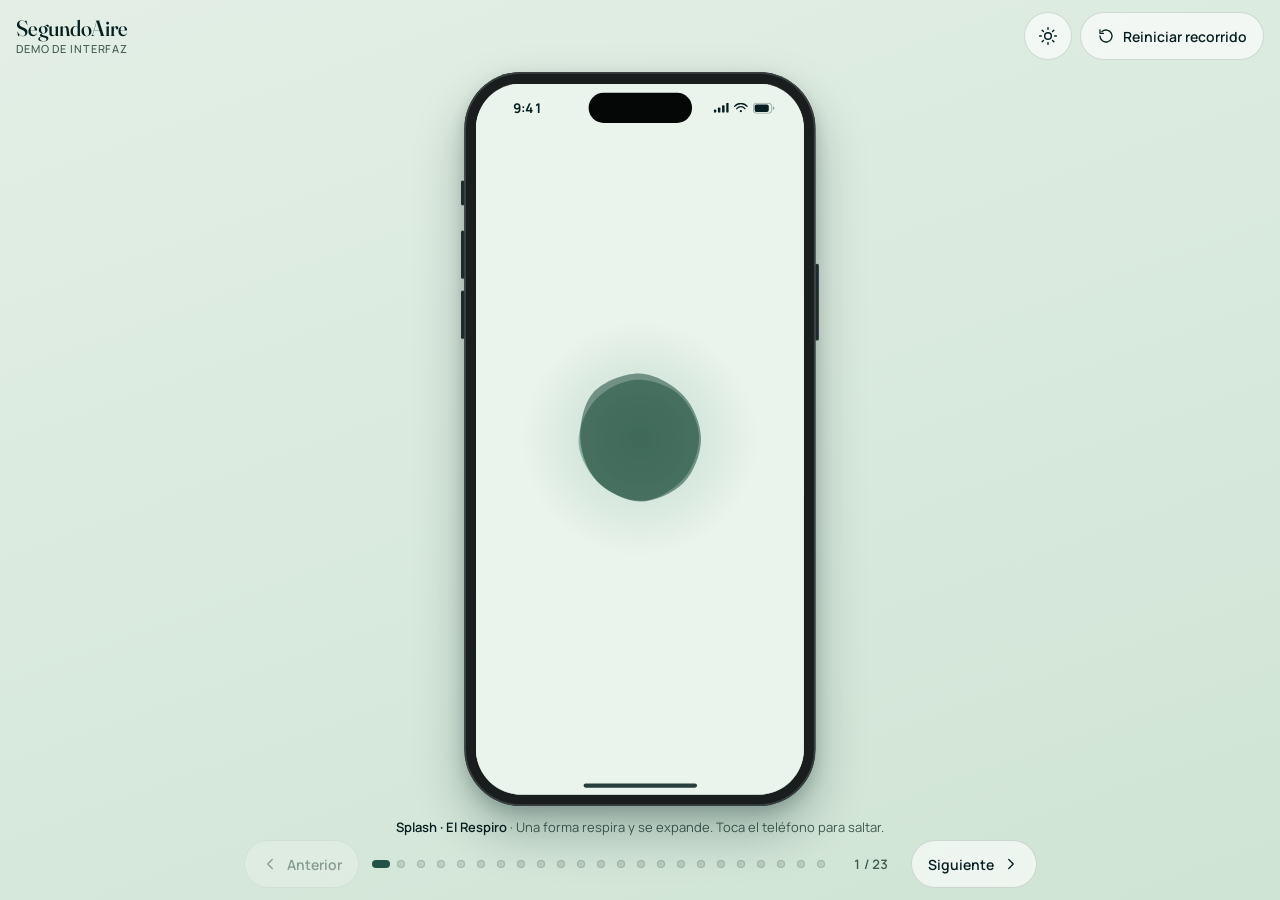
<file: demo-web/index.html>
<!doctype html>
<html lang="es" data-theme="light">
<head>
  <meta charset="utf-8">
  <meta name="viewport" content="width=device-width, initial-scale=1, viewport-fit=cover">
  <title>SegundoAire · Demo de interfaz</title>
  <meta name="description" content="Maqueta navegable del diseño de SegundoAire: splash El Respiro, onboarding del árbol, cuenta, selección de apps, panel principal y GlassWall.">

  <link rel="icon" href="data:,">
  <link rel="preconnect" href="https://fonts.googleapis.com">
  <link rel="preconnect" href="https://fonts.gstatic.com" crossorigin>
  <link rel="stylesheet" href="https://fonts.googleapis.com/css2?family=Fraunces:ital,opsz,wght@0,9..144,400;0,9..144,500;1,9..144,400;1,9..144,500&amp;family=Manrope:wght@300;400;500;600;700&amp;display=swap">

  <link rel="stylesheet" href="css/tokens.css">
  <link rel="stylesheet" href="css/phone.css">
  <link rel="stylesheet" href="css/screens.css">
  <link rel="stylesheet" href="css/screens-setup.css">
  <link rel="stylesheet" href="css/screens-main.css">
</head>
<body>
  <div class="demo">
    <header class="demo-bar">
      <div class="demo-brand">
        <span class="demo-name">SegundoAire</span>
        <span class="demo-tag">Demo de interfaz</span>
      </div>
      <div class="demo-actions">
        <button type="button" class="chrome-btn chrome-btn--icon" id="themeToggle" aria-label="Cambiar tema claro u oscuro">
          <svg class="theme-icon-sun" width="20" height="20" viewBox="0 0 24 24" fill="none" stroke="currentColor" stroke-width="1.75" stroke-linecap="round" stroke-linejoin="round" aria-hidden="true"><circle cx="12" cy="12" r="4"></circle><path d="M12 2v2M12 20v2M2 12h2M20 12h2M5 5l1.5 1.5M17.5 17.5L19 19M5 19l1.5-1.5M17.5 6.5L19 5"></path></svg>
          <svg class="theme-icon-moon" width="20" height="20" viewBox="0 0 24 24" fill="none" stroke="currentColor" stroke-width="1.75" stroke-linecap="round" stroke-linejoin="round" aria-hidden="true"><path d="M20 14.5A8 8 0 1 1 9.5 4a6.5 6.5 0 0 0 10.5 10.5z"></path></svg>
        </button>
        <button type="button" class="chrome-btn" id="restartBtn">
          <svg width="18" height="18" viewBox="0 0 24 24" fill="none" stroke="currentColor" stroke-width="1.75" stroke-linecap="round" stroke-linejoin="round" aria-hidden="true"><path d="M4 12a8 8 0 1 0 2.6-5.9M4 4v4.5h4.5"></path></svg>
          <span>Reiniciar recorrido</span>
        </button>
      </div>
    </header>

    <main class="demo-stage" id="stage">
      <div class="phone-fit" id="phoneFit">
        <div class="phone" id="phone">
          <i class="phone-btn phone-btn--action" aria-hidden="true"></i>
          <i class="phone-btn phone-btn--vol-up" aria-hidden="true"></i>
          <i class="phone-btn phone-btn--vol-down" aria-hidden="true"></i>
          <i class="phone-btn phone-btn--power" aria-hidden="true"></i>
          <div class="phone-body">
            <div class="phone-screen" id="screen" data-tone="dark">
              <div class="scenes" id="scenes"></div>

              <div class="phone-status" aria-hidden="true">
                <span class="phone-time">9:41</span>
                <span class="phone-icons">
                  <svg width="18" height="12" viewBox="0 0 18 12" fill="currentColor"><rect x="0" y="8" width="3" height="4" rx="1"></rect><rect x="5" y="5.5" width="3" height="6.5" rx="1"></rect><rect x="10" y="3" width="3" height="9" rx="1"></rect><rect x="15" y="0" width="3" height="12" rx="1"></rect></svg>
                  <svg width="17" height="12" viewBox="0 0 17 12" fill="none" stroke="currentColor" stroke-width="1.6" stroke-linecap="round"><path d="M1 4.2a10 10 0 0 1 15 0"></path><path d="M3.6 7a6.2 6.2 0 0 1 9.8 0"></path><circle cx="8.5" cy="10" r="1.3" fill="currentColor" stroke="none"></circle></svg>
                  <svg width="27" height="13" viewBox="0 0 27 13" fill="none"><rect x="0.5" y="0.5" width="22" height="12" rx="3.6" stroke="currentColor" opacity="0.4"></rect><rect x="2" y="2" width="17" height="9" rx="2.3" fill="currentColor"></rect><path d="M24.2 4.4v4.2c.9-.3 1.6-1.2 1.6-2.1s-.7-1.8-1.6-2.1z" fill="currentColor" opacity="0.45"></path></svg>
                </span>
              </div>
              <div class="phone-island" aria-hidden="true"></div>
              <div class="phone-home" aria-hidden="true"></div>
            </div>
          </div>
        </div>
      </div>
    </main>

    <footer class="demo-foot">
      <p class="demo-caption" id="caption" aria-live="polite"></p>
      <nav class="demo-nav" aria-label="Navegación de la demo">
        <button type="button" class="chrome-btn" id="prevBtn">
          <svg width="18" height="18" viewBox="0 0 24 24" fill="none" stroke="currentColor" stroke-width="1.75" stroke-linecap="round" stroke-linejoin="round" aria-hidden="true"><path d="M15 18l-6-6 6-6"></path></svg>
          <span>Anterior</span>
        </button>
        <ol class="demo-dots" id="dots" aria-label="Pantallas"></ol>
        <span class="demo-count" id="count" aria-hidden="true"></span>
        <button type="button" class="chrome-btn" id="nextBtn">
          <span>Siguiente</span>
          <svg width="18" height="18" viewBox="0 0 24 24" fill="none" stroke="currentColor" stroke-width="1.75" stroke-linecap="round" stroke-linejoin="round" aria-hidden="true"><path d="M9 6l6 6-6 6"></path></svg>
        </button>
      </nav>
    </footer>
  </div>

  <!-- Classic scripts (no modules) so the page also works from file:// -->
  <script src="js/core/ease.js"></script>
  <script src="js/core/motion.js"></script>
  <script src="js/core/registry.js"></script>
  <script src="js/screens/splash.js"></script>
  <script src="js/screens/onboarding-data.js"></script>
  <script src="js/screens/onboarding-tree.js"></script>
  <script src="js/screens/onboarding.js"></script>
  <script src="js/screens/login.js"></script>
  <script src="js/screens/setup.js"></script>
  <script src="js/screens/main.js"></script>
  <script src="js/screens/main-panel.js"></script>
  <script src="js/screens/main-blocks.js"></script>
  <script src="js/screens/main-focus.js"></script>
  <script src="js/screens/main-progress.js"></script>
  <script src="js/screens/main-profile.js"></script>
  <script src="js/screens/glasswall.js"></script>
  <script src="js/app.js"></script>
</body>
</html>
</file>
<file: demo-web/css/tokens.css>
/*
 * Design tokens for the SegundoAire interface demo.
 * Mirrors DESIGN_SYSTEM.md, Color.kt and Motion.kt of the Android app.
 * This is the ONLY file allowed to contain color literals (hex or rgba).
 */

:root {
  color-scheme: light;

  /* ---- Typography ---- */
  --font-sans: "Manrope", system-ui, -apple-system, "Segoe UI", sans-serif;
  --font-serif: "Fraunces", Georgia, "Times New Roman", serif;

  /* ---- Spacing (Spacing.kt) ---- */
  --space-1: 4px;
  --space-2: 8px;
  --space-3: 12px;
  --space-4: 16px;
  --space-5: 20px;
  --space-6: 24px;
  --space-8: 32px;
  --space-10: 40px;
  --space-12: 48px;
  --space-16: 64px;

  /* ---- Radii (Shape.kt) ---- */
  --radius-xs: 8px;
  --radius-sm: 12px;
  --radius-md: 16px;
  --radius-lg: 24px;
  --radius-xl: 32px;
  --radius-full: 999px;

  /* ---- Color: light (default) ---- */
  --background: #EAF4EC;
  --on-background: #051F20;
  --on-background-muted: #3D5A50;
  --surface-glass: #F4FAF6;
  --glass-1: rgba(255, 255, 255, 0.38);
  --glass-2: rgba(255, 255, 255, 0.58);
  --glass-3: rgba(255, 255, 255, 0.74);
  --glass-edge-hi: rgba(255, 255, 255, 0.70);
  --glass-edge-lo: rgba(255, 255, 255, 0.08);
  --mint: #8EB69B;
  --primary: #235347;
  --primary-hover: #2A5E51;
  --primary-pressed: #1B443A;
  --on-primary: #DAF1DE;
  --secondary: #163832;
  --secondary-deep: #0B2B26;
  --on-secondary: #DAF1DE;
  --outline: #4A7A63;
  --outline-variant: rgba(5, 31, 32, 0.12);
  --glow: #2E7D63;
  --on-glow: #DAF1DE;
  --focus-ring: #235347;
  --state-layer: rgba(5, 31, 32, 0.08);
  --disabled-content: rgba(5, 31, 32, 0.38);
  --disabled-container: rgba(5, 31, 32, 0.10);
  --scrim: rgba(5, 31, 32, 0.32);
  --accent: #235347;

  /* Onboarding tree */
  --gold: #C9B26B;
  --blossom: #DAF1DE;
  --firefly: #E6F5B0;
  --firefly-glow: rgba(230, 245, 176, 0.70);
  --sky-morning: rgba(255, 196, 150, 0.45);
  --sky-afternoon: rgba(255, 246, 190, 0.45);
  --sky-night: rgba(14, 22, 64, 0.75);
  --sky-late: rgba(13, 31, 35, 0.62);
  --hill: rgba(142, 182, 155, 0.50);
  --hill-edge: rgba(35, 83, 71, 0.25);
  --leaf: #2E7D63;
  --tree-1: rgba(35, 83, 71, 0.50);
  --tree-2: rgba(46, 125, 99, 0.55);
  --tree-3: rgba(142, 182, 155, 0.85);
  --sun-1: rgba(255, 255, 255, 0.55);
  --sun-2: rgba(255, 255, 255, 0.45);
  --tile: rgba(35, 83, 71, 0.12);

  /* Main app (DESIGN_SYSTEM.md section 3.4) */
  --trunk: #235347;
  --petal: #F4FBF5;
  --wood: rgba(142, 182, 155, 0.35);
  --ai-card: rgba(240, 250, 242, 0.92);
  --accent-soft: rgba(46, 125, 99, 0.14);
  --hero-sky-morning: rgba(255, 200, 150, 0.40);
  --hero-sky-day: rgba(255, 246, 190, 0.45);
  --hero-sky-evening: rgba(244, 160, 110, 0.42);
  --hero-sky-night: rgba(13, 31, 35, 0.22);
  --shadow-glass-3: 0 4px 12px rgba(5, 31, 32, 0.08), 0 16px 48px rgba(5, 31, 32, 0.14);

  /* GlassWall (translucent here so the blur of the blocked app reads in the mock-up) */
  --wall-scrim: rgba(218, 241, 222, 0.78);
  --wall-on: #051F20;
  --wall-muted: #2C5649;
  --wall-trunk: #235347;
  --wall-leaf: #2E7D63;
  --wall-btn: #235347;
  --wall-btn-on: #DAF1DE;
  --wall-chip: rgba(5, 31, 32, 0.08);
  --wall-chip-edge: rgba(255, 255, 255, 0.70);
  --wall-winter: rgba(154, 168, 162, 0.60);

  /* Focus mode (FocusColors): always dark, the same in both themes */
  --focus-bg: #0B2B26;
  --focus-text: #DAF1DE;
  --focus-text-70: rgba(218, 241, 222, 0.70);
  --focus-text-85: rgba(218, 241, 222, 0.85);
  --focus-track: rgba(218, 241, 222, 0.12);
  --focus-progress: #708792;
  --focus-tip: #86E0CF;
  --focus-tip-halo: rgba(134, 224, 207, 0.25);
  --focus-btn: #2D4A53;
  --focus-tree-1: #8EB69B;
  --focus-tree-2: #2E7D63;

  /* Status (Color.kt) */
  --error: #9B2C22;
  --error-container: #F3D6D0;
  --success: #1F6B3A;
  --success-container: #CDEBD3;
  --warning: #7A4F00;
  --warning-container: #F2E2BE;

  /* App icon placeholders (app1..app5) */
  --app-1: #C98B6B;
  --app-2: #6B8FC9;
  --app-3: #B58BC9;
  --app-4: #C9B26B;
  --app-5: #6BC9B5;

  /* Provider logo colors: the Director's exception for the login buttons (same in both themes) */
  --logo-google-red: #EA4335;
  --logo-google-blue: #4285F4;
  --logo-google-yellow: #FBBC05;
  --logo-google-green: #34A853;

  /* Glass shadows (Glass.kt) */
  --shadow-glass-1: 0 1px 2px rgba(5, 31, 32, 0.06);
  --shadow-glass-2: 0 2px 6px rgba(5, 31, 32, 0.06), 0 8px 24px rgba(5, 31, 32, 0.08);

  /* Splash blob blend: Multiply on light, Screen on dark */
  --blob-blend: multiply;

  /* ---- Demo chrome (outside the phone) ---- */
  --page-bg: #E3EFE6;
  --page-bg-2: #CFE4D5;
  --chrome-surface: rgba(255, 255, 255, 0.62);
  --chrome-edge: rgba(5, 31, 32, 0.14);

  /* ---- Device frame ---- */
  --device-frame: #1A1D1E;
  --device-frame-edge: #3A4042;
  --device-island: #050606;
  --device-button: #2A2E30;
  --device-shadow: 0 30px 60px rgba(5, 31, 32, 0.28), 0 8px 18px rgba(5, 31, 32, 0.18);

  /* ---- Motion (Motion.kt): easings ---- */
  --motion-scale: 1;
  --motion-min: 0ms;
  --layer-shift: 1;
  --curtain-hidden-opacity: 1;

  --motion-press-easing: cubic-bezier(0.34, 1.56, 0.64, 1);
  --motion-calm-easing: cubic-bezier(0.16, 1, 0.3, 1);
  --motion-grow-easing: cubic-bezier(0.45, 0, 0.2, 1);
  --motion-bloom-easing: cubic-bezier(0.34, 1.56, 0.64, 1);
  --motion-ease-in: cubic-bezier(0.42, 0, 1, 1);
  --motion-ease-in-out: cubic-bezier(0.42, 0, 0.58, 1);
  --motion-ease: cubic-bezier(0.25, 0.1, 0.25, 1);
  --motion-ease-out: cubic-bezier(0, 0, 0.58, 1);
  --motion-settle-easing: cubic-bezier(0.3, 1.06, 0.5, 1);
  --motion-rise-easing: cubic-bezier(0.22, 1, 0.36, 1);
  --motion-step-easing: cubic-bezier(0.22, 1, 0.36, 1);
  --motion-toggle-easing: cubic-bezier(0.34, 1.56, 0.64, 1);
  --motion-curtain-easing: cubic-bezier(0.7, 0, 0.2, 1);
  --motion-count-easing: cubic-bezier(0.33, 1, 0.68, 1);
  --motion-gust-easing: cubic-bezier(0.3, 0.1, 0.4, 1);
  --motion-shake-easing: cubic-bezier(0.36, 0.07, 0.19, 0.97);
  --motion-dot-easing: cubic-bezier(0.34, 1.3, 0.64, 1);
  --motion-ripple-easing: cubic-bezier(0.2, 0.6, 0.3, 1);
  --motion-linear: linear;

  /* ---- Motion: durations (collapse to a 150 ms fade when reduced) ---- */
  --motion-press-duration: max(var(--motion-min), calc(180ms * var(--motion-scale)));
  --motion-calm-duration: max(var(--motion-min), calc(500ms * var(--motion-scale)));
  --motion-grow-duration: max(var(--motion-min), calc(900ms * var(--motion-scale)));
  --motion-grow-exit-duration: max(var(--motion-min), calc(350ms * var(--motion-scale)));
  --motion-ring-duration: max(var(--motion-min), calc(1800ms * var(--motion-scale)));
  --motion-bloom-duration: max(var(--motion-min), calc(760ms * var(--motion-scale)));
  --motion-bloom-leaf-duration: max(var(--motion-min), calc(640ms * var(--motion-scale)));
  --motion-bloom-name-duration: max(var(--motion-min), calc(520ms * var(--motion-scale)));
  --motion-bloom-flower-duration: max(var(--motion-min), calc(700ms * var(--motion-scale)));
  --motion-bloom-seed-duration: max(var(--motion-min), calc(600ms * var(--motion-scale)));
  --motion-bloom-option-duration: max(var(--motion-min), calc(520ms * var(--motion-scale)));
  --motion-bloom-pop-duration: max(var(--motion-min), calc(420ms * var(--motion-scale)));
  --motion-bloom-exit-duration: max(var(--motion-min), calc(280ms * var(--motion-scale)));
  --motion-settle-duration: max(var(--motion-min), calc(1000ms * var(--motion-scale)));
  --motion-layer-duration: max(var(--motion-min), calc(620ms * var(--motion-scale)));
  --motion-layer-fade-duration: max(var(--motion-min), calc(380ms * var(--motion-scale)));
  --motion-layer-fade-delay: calc(180ms * var(--motion-scale));
  --motion-rise-duration: max(var(--motion-min), calc(520ms * var(--motion-scale)));
  --motion-fade-duration: max(var(--motion-min), calc(300ms * var(--motion-scale)));
  --motion-fade-med-duration: max(var(--motion-min), calc(500ms * var(--motion-scale)));
  --motion-fade-slow-duration: max(var(--motion-min), calc(900ms * var(--motion-scale)));
  --motion-curtain-duration: max(var(--motion-min), calc(900ms * var(--motion-scale)));
  --motion-dot-duration: max(var(--motion-min), calc(400ms * var(--motion-scale)));
  --motion-step-duration: max(var(--motion-min), calc(400ms * var(--motion-scale)));
  --motion-toggle-duration: max(var(--motion-min), calc(480ms * var(--motion-scale)));
  --motion-fade-wilt-duration: max(var(--motion-min), calc(700ms * var(--motion-scale)));
  --motion-stagger: calc(60ms * var(--motion-scale));
  --motion-stagger-base: calc(80ms * var(--motion-scale));
  --motion-late-caption-delay: calc(1900ms * var(--motion-scale));
  --motion-late-formula-delay: calc(2100ms * var(--motion-scale));
  --motion-late-good-delay: calc(2600ms * var(--motion-scale));
  --motion-plan-row-delay: calc(200ms * var(--motion-scale));
  --motion-stagger-row: calc(90ms * var(--motion-scale));
  --motion-done-delay: calc(700ms * var(--motion-scale));
  --motion-count-duration: max(var(--motion-min), calc(1800ms * var(--motion-scale)));
  --motion-count-good-duration: max(var(--motion-min), calc(1200ms * var(--motion-scale)));
  --motion-count-good-delay: calc(2700ms * var(--motion-scale));
  --motion-shake-duration: 380ms;
  --motion-hold-duration: 1500ms;
  --motion-hold-release-duration: 300ms;
  --motion-commit-duration: 1600ms;
  --motion-gust-duration: 2800ms;

  /* Main app: bottom bar, coach, focus mode, toast and GlassWall (Motion.kt / Motion.Wall*) */
  --motion-nav-indicator-duration: max(var(--motion-min), calc(520ms * var(--motion-scale)));
  --motion-nav-indicator-easing: cubic-bezier(0.3, 1.2, 0.5, 1);
  --motion-focus-duration: max(var(--motion-min), calc(600ms * var(--motion-scale)));
  --motion-toast-duration: 2600ms;
  --motion-think-spin-duration: 2400ms;
  --motion-think-dot-duration: 1000ms;
  --motion-skeleton-duration: 1400ms;
  --motion-wall-scrim-duration: max(var(--motion-min), calc(600ms * var(--motion-scale)));
  --motion-wall-content-delay: calc(320ms * var(--motion-scale));
  --motion-wall-canopy-duration: max(var(--motion-min), calc(800ms * var(--motion-scale)));
  --motion-wall-leave-duration: max(var(--motion-min), calc(450ms * var(--motion-scale)));
  --motion-wall-fall-duration: max(var(--motion-min), calc(1600ms * var(--motion-scale)));
  --motion-wall-fall-easing: cubic-bezier(0.3, 0.1, 0.3, 1);
  --motion-wall-rise-duration: max(var(--motion-min), calc(1000ms * var(--motion-scale)));
  --motion-wall-rise-easing: cubic-bezier(0.5, 0, 0.2, 1);
  --motion-wall-breath-duration: 8000ms;
  --motion-wall-stem-duration: 1000ms;

  /* Looping motion (disabled when reduced) */
  --motion-sway-duration: 7000ms;
  --motion-drift-duration: 22000ms;
  --motion-drift-slow-duration: 28000ms;
  --motion-firefly-duration: 4000ms;
  --motion-ripple-duration: 4000ms;
  --motion-spin-duration: 900ms;
  --motion-breath-half-duration: 4000ms;
  --motion-breath-cycles: 3;

  /* Splash "El Respiro" (BreathSplashSpec): the only screen with its own curves */
  --motion-splash-presence-duration: 1200ms;
  --motion-splash-presence-easing: cubic-bezier(0.16, 1, 0.3, 1);
  --motion-splash-breath-duration: 2000ms;
  --motion-splash-breath-easing: cubic-bezier(0.4, 0, 0.2, 1);
  --motion-splash-deep-duration: 4000ms;
  --motion-splash-deep-easing: cubic-bezier(0.45, 0, 0.35, 1);
  --motion-splash-deep-hold: 800ms;
  --motion-splash-release-duration: 1600ms;
  --motion-splash-release-easing: cubic-bezier(0.55, 0, 0.2, 1);
  --motion-splash-solid-delay: 1200ms;
  --motion-splash-solid-duration: 400ms;
  --motion-splash-reveal-duration: 900ms;
  --motion-splash-reveal-hold: 2500ms;
  --motion-splash-exit-duration: 800ms;
  --motion-splash-exit-tail: 200ms;
  --motion-splash-out-easing: cubic-bezier(0, 0, 0.2, 1);
  --motion-splash-layer-a-period: 7000ms;
  --motion-splash-layer-b-period: 5500ms;
  --motion-splash-rotation-duration: 12000ms;
}

/* ---- Color: dark ---- */
@media (prefers-color-scheme: dark) {
  :root:not([data-theme="light"]) {
    color-scheme: dark;
    --background: #0D1F23;
    --on-background: #B0B4B8;
    --on-background-muted: #8C9297;
    --surface-glass: #132E35;
    --glass-1: rgba(19, 46, 53, 0.45);
    --glass-2: rgba(19, 46, 53, 0.65);
    --glass-3: rgba(19, 46, 53, 0.82);
    --glass-edge-hi: rgba(176, 180, 184, 0.28);
    --glass-edge-lo: rgba(176, 180, 184, 0.04);
    --mint: #86E0CF;
    --primary: #708792;
    --primary-hover: #7A909B;
    --primary-pressed: #8699A3;
    --on-primary: #0D1F23;
    --secondary: #2D4A53;
    --secondary-deep: #091619;
    --on-secondary: #B0B4B8;
    --outline: #5E7A84;
    --outline-variant: rgba(176, 180, 184, 0.12);
    --glow: #86E0CF;
    --on-glow: #0D1F23;
    --focus-ring: #86E0CF;
    --state-layer: rgba(176, 180, 184, 0.10);
    --disabled-content: rgba(176, 180, 184, 0.38);
    --disabled-container: rgba(176, 180, 184, 0.10);
    --scrim: rgba(4, 12, 14, 0.60);
    --accent: #86E0CF;
    --gold: #B09B5F;
    --blossom: #D0E8D6;
    --sky-morning: rgba(255, 196, 150, 0.45);
    --sky-afternoon: rgba(255, 246, 190, 0.45);
    --sky-night: rgba(5, 10, 36, 0.75);
    --sky-late: rgba(4, 12, 14, 0.62);
    --hill: rgba(19, 46, 53, 0.95);
    --hill-edge: rgba(134, 224, 207, 0.22);
    --leaf: #86E0CF;
    --tree-1: rgba(45, 74, 83, 0.90);
    --tree-2: rgba(62, 140, 122, 0.60);
    --tree-3: rgba(134, 224, 207, 0.35);
    --sun-1: rgba(134, 224, 207, 0.10);
    --sun-2: rgba(134, 224, 207, 0.07);
    --tile: rgba(134, 224, 207, 0.14);
    --error: #F2A497;
    --error-container: #3A1D1A;
    --success: #A6D99A;
    --success-container: #1C3320;
    --warning: #E6C47E;
    --warning-container: #33290F;
    --trunk: #5E7A84;
    --petal: #DCE3E0;
    --wood: rgba(19, 46, 53, 0.90);
    --ai-card: #11282D;
    --accent-soft: rgba(134, 224, 207, 0.14);
    --hero-sky-morning: rgba(255, 200, 150, 0.12);
    --hero-sky-day: rgba(255, 246, 190, 0.08);
    --hero-sky-evening: rgba(244, 160, 110, 0.14);
    --hero-sky-night: rgba(13, 31, 35, 0);
    --shadow-glass-3: 0 4px 12px rgba(0, 0, 0, 0.28), 0 16px 48px rgba(0, 0, 0, 0.40);
    --wall-scrim: rgba(4, 12, 14, 0.72);
    --wall-on: #DCE3E0;
    --wall-muted: #8C9297;
    --wall-trunk: #5E7A84;
    --wall-leaf: #86E0CF;
    --wall-btn: #708792;
    --wall-btn-on: #0D1F23;
    --wall-chip: rgba(176, 180, 184, 0.14);
    --wall-chip-edge: rgba(176, 180, 184, 0.18);
    --wall-winter: rgba(58, 74, 80, 0.60);
    --app-1: #B07A5F;
    --app-2: #5F7DB0;
    --app-3: #9C7AB0;
    --app-4: #B09B5F;
    --app-5: #5FB09E;
    --shadow-glass-1: 0 1px 2px rgba(0, 0, 0, 0.20);
    --shadow-glass-2: 0 2px 6px rgba(0, 0, 0, 0.22), 0 8px 24px rgba(0, 0, 0, 0.28);
    --blob-blend: screen;
    --page-bg: #0A1417;
    --page-bg-2: #0F2227;
    --chrome-surface: rgba(19, 46, 53, 0.70);
    --chrome-edge: rgba(176, 180, 184, 0.18);
    --device-frame-edge: #4B5254;
    --device-shadow: 0 30px 60px rgba(0, 0, 0, 0.55), 0 8px 18px rgba(0, 0, 0, 0.4);
  }
}

:root[data-theme="dark"] {
  color-scheme: dark;
  --background: #0D1F23;
  --on-background: #B0B4B8;
  --on-background-muted: #8C9297;
  --surface-glass: #132E35;
  --glass-1: rgba(19, 46, 53, 0.45);
  --glass-2: rgba(19, 46, 53, 0.65);
  --glass-3: rgba(19, 46, 53, 0.82);
  --glass-edge-hi: rgba(176, 180, 184, 0.28);
  --glass-edge-lo: rgba(176, 180, 184, 0.04);
  --mint: #86E0CF;
  --primary: #708792;
  --primary-hover: #7A909B;
  --primary-pressed: #8699A3;
  --on-primary: #0D1F23;
  --secondary: #2D4A53;
  --secondary-deep: #091619;
  --on-secondary: #B0B4B8;
  --outline: #5E7A84;
  --outline-variant: rgba(176, 180, 184, 0.12);
  --glow: #86E0CF;
  --on-glow: #0D1F23;
  --focus-ring: #86E0CF;
  --state-layer: rgba(176, 180, 184, 0.10);
  --disabled-content: rgba(176, 180, 184, 0.38);
  --disabled-container: rgba(176, 180, 184, 0.10);
  --scrim: rgba(4, 12, 14, 0.60);
  --accent: #86E0CF;
  --gold: #B09B5F;
  --blossom: #D0E8D6;
  --sky-morning: rgba(255, 196, 150, 0.45);
  --sky-afternoon: rgba(255, 246, 190, 0.45);
  --sky-night: rgba(5, 10, 36, 0.75);
  --sky-late: rgba(4, 12, 14, 0.62);
  --hill: rgba(19, 46, 53, 0.95);
  --hill-edge: rgba(134, 224, 207, 0.22);
  --leaf: #86E0CF;
  --tree-1: rgba(45, 74, 83, 0.90);
  --tree-2: rgba(62, 140, 122, 0.60);
  --tree-3: rgba(134, 224, 207, 0.35);
  --sun-1: rgba(134, 224, 207, 0.10);
  --sun-2: rgba(134, 224, 207, 0.07);
  --tile: rgba(134, 224, 207, 0.14);
  --error: #F2A497;
  --error-container: #3A1D1A;
  --success: #A6D99A;
  --success-container: #1C3320;
  --warning: #E6C47E;
  --warning-container: #33290F;
  --trunk: #5E7A84;
  --petal: #DCE3E0;
  --wood: rgba(19, 46, 53, 0.90);
  --ai-card: #11282D;
  --accent-soft: rgba(134, 224, 207, 0.14);
  --hero-sky-morning: rgba(255, 200, 150, 0.12);
  --hero-sky-day: rgba(255, 246, 190, 0.08);
  --hero-sky-evening: rgba(244, 160, 110, 0.14);
  --hero-sky-night: rgba(13, 31, 35, 0);
  --shadow-glass-3: 0 4px 12px rgba(0, 0, 0, 0.28), 0 16px 48px rgba(0, 0, 0, 0.40);
  --wall-scrim: rgba(4, 12, 14, 0.72);
  --wall-on: #DCE3E0;
  --wall-muted: #8C9297;
  --wall-trunk: #5E7A84;
  --wall-leaf: #86E0CF;
  --wall-btn: #708792;
  --wall-btn-on: #0D1F23;
  --wall-chip: rgba(176, 180, 184, 0.14);
  --wall-chip-edge: rgba(176, 180, 184, 0.18);
  --wall-winter: rgba(58, 74, 80, 0.60);
  --app-1: #B07A5F;
  --app-2: #5F7DB0;
  --app-3: #9C7AB0;
  --app-4: #B09B5F;
  --app-5: #5FB09E;
  --shadow-glass-1: 0 1px 2px rgba(0, 0, 0, 0.20);
  --shadow-glass-2: 0 2px 6px rgba(0, 0, 0, 0.22), 0 8px 24px rgba(0, 0, 0, 0.28);
  --blob-blend: screen;
  --page-bg: #0A1417;
  --page-bg-2: #0F2227;
  --chrome-surface: rgba(19, 46, 53, 0.70);
  --chrome-edge: rgba(176, 180, 184, 0.18);
  --device-frame-edge: #4B5254;
  --device-shadow: 0 30px 60px rgba(0, 0, 0, 0.55), 0 8px 18px rgba(0, 0, 0, 0.4);
}

/* ---- Reduced motion: every transition becomes a 150 ms fade, no displacement ---- */
@media (prefers-reduced-motion: reduce) {
  :root {
    --motion-scale: 0;
    --motion-min: 150ms;
    --layer-shift: 0;
    --curtain-hidden-opacity: 0;
  }
}
</file>
<file: demo-web/css/phone.css>
/* Page chrome (outside the phone) and the CSS-only iPhone frame. */

*, *::before, *::after { box-sizing: border-box; }

html, body { margin: 0; height: 100%; }

body {
  font-family: var(--font-sans);
  color: var(--on-background);
  background: linear-gradient(160deg, var(--page-bg), var(--page-bg-2));
  background-attachment: fixed;
  -webkit-font-smoothing: antialiased;
  overflow-x: hidden;
}

button { font: inherit; color: inherit; }

:focus-visible {
  outline: 2px solid var(--focus-ring);
  outline-offset: 3px;
}

.sr-only {
  position: absolute;
  width: 1px;
  height: 1px;
  margin: -1px;
  padding: 0;
  overflow: hidden;
  clip: rect(0 0 0 0);
  white-space: nowrap;
  border: 0;
}

/* ---- Layout ---- */

.demo {
  display: flex;
  flex-direction: column;
  min-height: 100dvh;
  height: 100dvh;
  padding: var(--space-3) var(--space-4) var(--space-3);
  gap: var(--space-2);
}

.demo-bar {
  display: flex;
  align-items: center;
  justify-content: space-between;
  gap: var(--space-3);
}

.demo-brand { display: flex; flex-direction: column; min-width: 0; }

.demo-name {
  font-family: var(--font-serif);
  font-size: 22px;
  line-height: 26px;
  font-weight: 500;
  letter-spacing: -0.01em;
  font-variation-settings: "opsz" 96;
}

.demo-tag {
  font-size: 11px;
  line-height: 16px;
  font-weight: 500;
  letter-spacing: 0.08em;
  text-transform: uppercase;
  color: var(--on-background-muted);
}

.demo-actions { display: flex; gap: var(--space-2); }

.demo-stage {
  flex: 1;
  min-height: 0;
  display: flex;
  align-items: center;
  justify-content: center;
}

/* ---- Chrome buttons ---- */

.chrome-btn {
  display: inline-flex;
  align-items: center;
  justify-content: center;
  gap: var(--space-2);
  min-width: 48px;
  min-height: 48px;
  padding: 0 var(--space-4);
  border: 1px solid var(--chrome-edge);
  border-radius: var(--radius-full);
  background: var(--chrome-surface);
  backdrop-filter: blur(12px);
  -webkit-backdrop-filter: blur(12px);
  font-size: 14px;
  font-weight: 600;
  white-space: nowrap;
  cursor: pointer;
  transition: transform var(--motion-press-duration) var(--motion-press-easing),
    background-color var(--motion-fade-duration) var(--motion-ease);
}

.chrome-btn:hover { background: var(--glass-3); }
.chrome-btn:active { transform: scale(0.95); }
.chrome-btn:disabled { opacity: 0.38; cursor: default; transform: none; }
.chrome-btn--icon { padding: 0; }
.chrome-btn svg { flex: none; }

.theme-icon-moon { display: none; }
:root[data-theme="dark"] .theme-icon-sun { display: none; }
:root[data-theme="dark"] .theme-icon-moon { display: block; }
@media (prefers-color-scheme: dark) {
  :root:not([data-theme="light"]) .theme-icon-sun { display: none; }
  :root:not([data-theme="light"]) .theme-icon-moon { display: block; }
}

/* ---- Footer navigation ---- */

.demo-foot {
  display: flex;
  flex-direction: column;
  align-items: center;
  gap: var(--space-1);
}

.demo-caption {
  margin: 0;
  text-align: center;
  font-size: 13px;
  line-height: 18px;
  color: var(--on-background-muted);
  min-height: 18px;
}

.demo-caption strong { color: var(--on-background); font-weight: 600; }

.demo-nav {
  display: flex;
  align-items: center;
  justify-content: center;
  gap: var(--space-3);
  max-width: 100%;
}

.demo-count {
  min-width: 56px;
  text-align: center;
  font-size: 13px;
  font-weight: 600;
  font-variant-numeric: tabular-nums;
  color: var(--on-background-muted);
}

.demo-dots {
  display: flex;
  align-items: center;
  margin: 0;
  padding: 0;
  list-style: none;
}

.demo-dot {
  display: flex;
  align-items: center;
  justify-content: center;
  width: 20px;
  height: 48px;
  padding: 0;
  border: 0;
  background: transparent;
  cursor: pointer;
}

.demo-dot::after {
  content: "";
  width: 8px;
  height: 8px;
  border-radius: var(--radius-full);
  background: var(--outline-variant);
  box-shadow: inset 0 0 0 1px var(--chrome-edge);
  transition: width var(--motion-dot-duration) var(--motion-dot-easing),
    background-color var(--motion-fade-duration) var(--motion-ease);
}

.demo-dot[aria-current="step"]::after {
  width: 18px;
  background: var(--primary);
  box-shadow: none;
}

.demo-dot.is-seen::after { background: var(--outline); box-shadow: none; }
.demo-dot[aria-current="step"].is-seen::after { background: var(--primary); }

@media (max-width: 560px) {
  .demo-dots { display: none; }
  .demo-name { font-size: 20px; }
}

@media (max-width: 440px) {
  .demo-tag { display: none; }
  .chrome-btn { padding: 0 var(--space-3); }
}

/* ---- Phone frame ---- */

:root {
  --screen-w: 393px;
  --screen-h: 852px;
  --bezel: 14px;
  --phone-scale: 1;
}

.phone-fit {
  width: calc((var(--screen-w) + 2 * var(--bezel) + 8px) * var(--phone-scale));
  height: calc((var(--screen-h) + 2 * var(--bezel)) * var(--phone-scale));
  flex: none;
}

.phone {
  position: relative;
  width: calc(var(--screen-w) + 2 * var(--bezel) + 8px);
  height: calc(var(--screen-h) + 2 * var(--bezel));
  transform: scale(var(--phone-scale));
  transform-origin: 0 0;
}

.phone-body {
  position: absolute;
  inset: 0 4px;
  padding: var(--bezel);
  border-radius: 68px;
  background: var(--device-frame);
  box-shadow: inset 0 0 0 2px var(--device-frame-edge), var(--device-shadow);
}

.phone-btn {
  position: absolute;
  width: 4px;
  border-radius: 2px;
  background: var(--device-button);
}

.phone-btn--action { left: 0; top: 130px; height: 30px; }
.phone-btn--vol-up { left: 0; top: 190px; height: 58px; }
.phone-btn--vol-down { left: 0; top: 262px; height: 58px; }
.phone-btn--power { right: 0; top: 230px; height: 92px; }

.phone-screen {
  --safe-top: 54px;
  --safe-bottom: 26px;
  position: relative;
  width: var(--screen-w);
  height: var(--screen-h);
  overflow: hidden;
  isolation: isolate;
  border-radius: 54px;
  background: var(--background);
  color: var(--on-background);
  /* Keeps the clip (rounded corners) correct while children animate */
  transform: translateZ(0);
}

.phone-screen[data-tone="light"] { --bar-ink: var(--on-primary); }
.phone-screen[data-tone="dark"], .phone-screen:not([data-tone]) { --bar-ink: var(--on-background); }

.scenes { position: absolute; inset: 0; z-index: 0; }

.phone-status {
  position: absolute;
  top: 0;
  left: 0;
  right: 0;
  height: var(--safe-top);
  z-index: 50;
  display: flex;
  align-items: flex-start;
  justify-content: space-between;
  padding: 18px 34px 0 44px;
  color: var(--bar-ink);
  pointer-events: none;
  transition: color var(--motion-fade-duration) var(--motion-ease);
}

.phone-time {
  font-size: 16px;
  line-height: 22px;
  font-weight: 700;
  letter-spacing: 0.01em;
  font-variant-numeric: tabular-nums;
}

.phone-icons { display: flex; align-items: center; gap: 6px; height: 22px; }

.phone-island {
  position: absolute;
  top: 11px;
  left: 50%;
  width: 124px;
  height: 36px;
  margin-left: -62px;
  border-radius: var(--radius-full);
  background: var(--device-island);
  z-index: 51;
  pointer-events: none;
}

.phone-home {
  position: absolute;
  left: 50%;
  bottom: 8px;
  width: 136px;
  height: 5px;
  margin-left: -68px;
  border-radius: var(--radius-full);
  background: var(--bar-ink);
  opacity: 0.85;
  z-index: 50;
  pointer-events: none;
  transition: background-color var(--motion-fade-duration) var(--motion-ease);
}
</file>
<file: demo-web/css/screens.css>
/* Screen styles: shared glass components, splash and onboarding. Colors come only from tokens. */

.scene { position: absolute; inset: 0; }

/* ---------- Shared: glass surfaces (DESIGN_SYSTEM.md section 5) ---------- */

.glass {
  position: relative;
  border-radius: var(--radius-lg);
  box-shadow: var(--shadow-glass-2);
}

.glass::before {
  content: "";
  position: absolute;
  inset: 0;
  padding: 1px;
  border-radius: inherit;
  background: linear-gradient(135deg, var(--glass-edge-hi), var(--glass-edge-lo));
  -webkit-mask: linear-gradient(black 0 0) content-box, linear-gradient(black 0 0);
  -webkit-mask-composite: xor;
  mask: linear-gradient(black 0 0) content-box, linear-gradient(black 0 0);
  mask-composite: exclude;
  pointer-events: none;
}

.glass-1 { background: var(--glass-1); backdrop-filter: blur(12px); -webkit-backdrop-filter: blur(12px); box-shadow: var(--shadow-glass-1); }
.glass-2 { background: var(--glass-2); backdrop-filter: blur(20px); -webkit-backdrop-filter: blur(20px); }
.glass-3 { background: var(--glass-3); backdrop-filter: blur(32px); -webkit-backdrop-filter: blur(32px); }

/* ---------- Splash "El Respiro" ---------- */

.splash {
  background: var(--background);
  isolation: isolate;
  overflow: hidden;
}

.splash-art { position: absolute; inset: 0; display: block; }
.splash-layer { mix-blend-mode: var(--blob-blend); }
.splash-layer--a { fill: var(--primary); }
.splash-layer--b { fill: var(--glow); }
.splash-halo-in { stop-color: var(--glow); stop-opacity: 0.22; }
.splash-halo-out { stop-color: var(--glow); stop-opacity: 0; }

.splash-solid { position: absolute; inset: 0; background: var(--primary); opacity: 0; }

.splash-title {
  position: absolute;
  left: 0;
  right: 0;
  top: 50%;
  display: flex;
  flex-direction: column;
  align-items: center;
  gap: var(--space-3);
  text-align: center;
  transform: translateY(-50%);
  pointer-events: none;
}

.splash-name {
  margin: 0;
  font-size: 32px;
  line-height: 40px;
  font-weight: 500;
  letter-spacing: -0.01em;
  color: var(--on-primary);
  opacity: 0;
}

.splash-eyebrow {
  margin: 0;
  font-size: 11px;
  line-height: 16px;
  font-weight: 500;
  letter-spacing: 0.08em;
  text-transform: uppercase;
  color: var(--on-primary);
  opacity: 0;
}

.splash-skip {
  position: absolute;
  inset: 0;
  border: 0;
  background: transparent;
  cursor: pointer;
}

/* ---------- Onboarding: stage ---------- */

.ob {
  position: absolute;
  inset: 0;
  overflow: hidden;
  background: var(--background);
  color: var(--on-background);
  font-family: var(--font-sans);
}

/* The 390 x 844 design frame, scaled into the safe area under the status bar */
.ob-frame {
  position: absolute;
  left: 50%;
  top: var(--safe-top);
  width: 390px;
  height: 844px;
  margin-left: -195px;
  transform: scale(0.92);
  transform-origin: 50% 0;
}

.ob-world { position: absolute; inset: 0; pointer-events: none; }

.ob-sun {
  position: absolute;
  border-radius: 50%;
  filter: blur(28px);
  animation: ob-drift var(--motion-drift-duration) var(--motion-ease-in-out) infinite alternate;
}
.ob-sun--1 { left: -40px; top: 40px; width: 220px; height: 220px; background: var(--sun-1); }
.ob-sun--2 { left: 220px; top: 160px; width: 180px; height: 180px; background: var(--sun-2); animation-duration: var(--motion-drift-slow-duration); }

.ob-sky {
  position: absolute;
  inset: -120px -40px;
  opacity: 0;
  transition: opacity var(--motion-fade-slow-duration) var(--motion-ease);
}
.ob-sky--morning { background: linear-gradient(to top, var(--sky-morning), transparent 55%); }
.ob-sky--afternoon { background: linear-gradient(to top, var(--sky-afternoon), transparent 55%); }
.ob-sky--night { background: linear-gradient(to top, var(--sky-night), transparent 58%); }
.ob-sky--late { background: linear-gradient(to top, var(--sky-late), transparent 58%); }

.ob-fireflies { position: absolute; inset: 0; opacity: 0; transition: opacity var(--motion-fade-slow-duration) var(--motion-ease); }
.ob-ff {
  position: absolute;
  width: 6px;
  height: 6px;
  border-radius: 50%;
  background: var(--firefly);
  box-shadow: 0 0 10px 3px var(--firefly-glow);
  animation: ob-ff var(--motion-firefly-duration) var(--motion-ease-in-out) infinite alternate;
}

.ob-hill { position: absolute; left: 0; top: 0; }
.ob-hill svg { position: absolute; left: -100px; top: 0; display: block; overflow: visible; }
.ob-hill-fill { fill: var(--hill); }
.ob-hill-edge { fill: none; stroke: var(--hill-edge); stroke-width: 1.25; }

.ob-tree { position: absolute; left: 0; top: 564px; width: 390px; height: 280px; transform-origin: 50% 91%; }
.ob-tree svg { display: block; overflow: visible; }

.ob-root, .ob-seg { fill: none; stroke-linecap: round; stroke-dasharray: 1; stroke-dashoffset: 1; }
.ob-root { stroke: var(--secondary); }
.ob-seg { stroke: var(--primary); }
.ob-sway { transform-box: view-box; transform-origin: 195px 515px; animation: ob-sway var(--motion-sway-duration) var(--motion-ease-in-out) infinite alternate; }
.ob-seed { fill: var(--primary); transform-box: fill-box; transform-origin: 50% 50%; }
.ob-ripple {
  fill: none;
  stroke: var(--primary);
  stroke-width: 1.5;
  opacity: 0;
  transform-box: fill-box;
  transform-origin: 50% 50%;
  animation: ob-ripple var(--motion-ripple-duration) var(--motion-ripple-easing) infinite;
}
.ob-blob { transform-box: fill-box; transform-origin: 50% 70%; transform: scale(0); }
.ob-blob--0 { fill: var(--tree-1); }
.ob-blob--1 { fill: var(--tree-2); }
.ob-blob--2 { fill: var(--tree-3); }
.ob-leaf, .ob-name-leaf { transform-box: fill-box; transform-origin: 0% 50%; transform: scale(0); }
.ob-leaf { fill: var(--leaf); fill-opacity: 0.85; }
.ob-name-leaf { fill: var(--secondary); fill-opacity: 0.9; }
.ob-flower { transform-box: fill-box; transform-origin: 50% 50%; transform: scale(0); }
.ob-petal { fill: var(--blossom); }
.ob-pistil { fill: var(--gold); }

.ob-fall { position: absolute; inset: 0; z-index: 4; pointer-events: none; }
.ob-fall-item { position: absolute; width: 18px; height: 18px; opacity: 0; animation-timing-function: var(--motion-gust-easing); animation-fill-mode: forwards; }
.ob-fall-a { animation-name: ob-fall-a; }
.ob-fall-b { animation-name: ob-fall-b; }
.ob-fall-leaf { fill: var(--leaf); }
.ob-fall-gold { fill: var(--gold); }
.ob-fall-mint { fill: var(--mint); }

/* ---------- Onboarding: chrome (dots, vine, back) ---------- */

.ob-dots {
  position: absolute;
  left: 0;
  right: 0;
  top: 30px;
  display: flex;
  justify-content: center;
  gap: 6px;
  transition: opacity var(--motion-fade-duration) var(--motion-ease);
}
.ob-dot {
  width: 12px;
  height: 4px;
  border-radius: 2px;
  background: var(--outline-variant);
  transition: width var(--motion-dot-duration) var(--motion-dot-easing), background-color var(--motion-fade-duration) var(--motion-ease);
}
.ob-dot.is-on { width: 28px; background: var(--primary); }

.ob-vine { position: absolute; left: 0; top: 16px; opacity: 0; transition: opacity var(--motion-fade-duration) var(--motion-ease-out); }
.ob-vine path { fill: none; stroke-width: 4; stroke-linecap: round; }
.ob-vine-track { stroke: var(--outline-variant); }
.ob-vine-fill {
  stroke: var(--primary);
  stroke-dasharray: 1;
  stroke-dashoffset: 1;
  transition: stroke-dashoffset var(--motion-grow-duration) var(--motion-grow-easing) calc(200ms * var(--motion-scale));
}

.ob-back {
  position: absolute;
  top: 8px;
  left: 8px;
  z-index: 6;
  display: flex;
  align-items: center;
  justify-content: center;
  width: 54px;
  height: 54px;
  padding: 0;
  border: 0;
  border-radius: var(--radius-full);
  background: transparent;
  color: var(--on-background);
  cursor: pointer;
  opacity: 0;
  transition: opacity var(--motion-fade-duration) var(--motion-ease);
}

/* ---------- Onboarding: layers ---------- */

.ob-layer {
  position: absolute;
  inset: 0;
  z-index: 2;
  opacity: 0;
  pointer-events: none;
  transform: translateX(calc(var(--rel, 0) * var(--layer-factor, 1) * var(--layer-shift) * 390px));
  transition: transform var(--motion-layer-duration) var(--motion-rise-easing),
    opacity var(--motion-layer-fade-duration) var(--motion-ease-out);
}
.ob-layer--text { --layer-factor: 0.5; inset: auto; left: 24px; right: 24px; top: 104px; }
.ob-layer--text[data-i="0"] { inset: 0; }
.ob-layer[data-state="active"] {
  opacity: 1;
  pointer-events: auto;
  transition-delay: 0ms, var(--motion-layer-fade-delay);
}
.ob-layer[data-state="far"] { visibility: hidden; }

.ob.is-entering .ob-layer[data-state="active"] {
  animation: ob-enter var(--motion-rise-duration) var(--motion-rise-easing) backwards;
}
.ob.is-entering .ob-layer--content[data-state="active"] { animation-delay: calc(120ms * var(--motion-scale)); }

/* ---------- Onboarding: type and controls ---------- */

.ob-chip {
  display: inline-flex;
  align-items: center;
  gap: 6px;
  height: 28px;
  padding: 0 12px 0 10px;
  border-radius: var(--radius-full);
  background: var(--glass-1);
  border: 1px solid var(--glass-edge-hi);
  backdrop-filter: blur(12px);
  -webkit-backdrop-filter: blur(12px);
  font-size: 11px;
  font-weight: 600;
  letter-spacing: 0.08em;
  text-transform: uppercase;
  color: var(--on-background-muted);
}
.ob-chip-icon { color: var(--primary); }

.ob-title {
  margin: 14px 0 0;
  font-family: var(--font-serif);
  font-weight: 500;
  font-size: 34px;
  line-height: 40px;
  letter-spacing: -0.015em;
  color: var(--on-background);
  font-variation-settings: "opsz" 96;
}
.ob-title em { font-style: italic; font-weight: 400; color: var(--accent); }
.ob-title--sm { font-size: 28px; line-height: 34px; }

.ob-sub { margin: 10px 0 0; font-size: 15px; line-height: 22px; color: var(--on-background-muted); }
.ob-sub--b { max-width: 300px; margin-left: auto; margin-right: auto; }
.ob-sub--center { text-align: center; margin-top: 4px; }

.ob-b-text {
  position: absolute;
  left: 24px;
  right: 24px;
  top: 514px;
  text-align: center;
  opacity: 0;
  transform: translateX(calc(24px * var(--layer-shift)));
  transition: transform var(--motion-rise-duration) var(--motion-rise-easing), opacity var(--motion-fade-duration) var(--motion-ease-out);
}
.ob-b-text[data-pos="-1"] { transform: translateX(calc(-24px * var(--layer-shift))); }
.ob-b-text[data-pos="0"] {
  opacity: 1;
  transform: none;
  transition-delay: calc(120ms * var(--motion-scale));
}

.ob-btn {
  position: absolute;
  left: 16px;
  right: 16px;
  bottom: 40px;
  height: 54px;
  padding: 0;
  border: 0;
  border-radius: var(--radius-full);
  background: var(--primary);
  color: var(--on-primary);
  font-family: inherit;
  font-size: 15px;
  font-weight: 600;
  letter-spacing: 0.01em;
  cursor: pointer;
  transition: transform var(--motion-press-duration) var(--motion-press-easing),
    background-color var(--motion-fade-duration) var(--motion-ease);
}
.ob-btn:hover { background: var(--primary-hover); }
.ob-btn:active { transform: scale(0.95); background: var(--primary-pressed); }
.ob-btn:disabled { background: var(--disabled-container); color: var(--disabled-content); cursor: default; transform: none; }

.ob-label { font-size: 12px; font-weight: 600; letter-spacing: 0.02em; color: var(--on-background-muted); }

.ob-field { position: absolute; left: 16px; right: 16px; top: 268px; display: flex; flex-direction: column; gap: 8px; }

.ob-input {
  width: 100%;
  height: 54px;
  padding: 0 16px;
  border-radius: var(--radius-md);
  border: 1px solid var(--outline);
  background: var(--glass-1);
  backdrop-filter: blur(12px);
  -webkit-backdrop-filter: blur(12px);
  font-family: inherit;
  font-size: 16px;
  color: var(--on-background);
}
.ob-input::placeholder { color: var(--on-background-muted); opacity: 0.8; }

.ob-greet {
  margin: 8px 0 0;
  font-family: var(--font-serif);
  font-style: italic;
  font-size: 20px;
  color: var(--accent);
  opacity: 0;
  transition: opacity var(--motion-fade-duration) var(--motion-ease);
}

/* Option rows (goals, moments) */
.ob-opts { position: absolute; left: 16px; right: 16px; top: 238px; display: flex; flex-direction: column; gap: 8px; }
.ob-opts--moments { top: 262px; }

.ob-opt {
  display: flex;
  align-items: center;
  gap: 12px;
  width: 100%;
  min-height: 56px;
  padding: 0 16px;
  border-radius: var(--radius-md);
  border: 1px solid var(--glass-edge-hi);
  background: var(--glass-1);
  box-shadow: var(--shadow-glass-1);
  backdrop-filter: blur(12px);
  -webkit-backdrop-filter: blur(12px);
  color: var(--on-background);
  font-family: inherit;
  font-size: 16px;
  font-weight: 600;
  text-align: left;
  cursor: pointer;
  opacity: 0;
  transform: translateY(calc(32px * var(--layer-shift)));
  transition: transform var(--motion-bloom-option-duration) var(--motion-bloom-easing),
    opacity var(--motion-fade-duration) var(--motion-ease-out),
    background-color var(--motion-fade-duration) var(--motion-ease),
    color var(--motion-fade-duration) var(--motion-ease),
    border-color var(--motion-fade-duration) var(--motion-ease);
}
.ob-opts.is-shown .ob-opt {
  opacity: 1;
  transform: none;
  transition-delay: calc(var(--motion-stagger-base) + var(--i) * var(--motion-stagger)),
    calc(var(--motion-stagger-base) + var(--i) * var(--motion-stagger)), 0ms, 0ms, 0ms;
}
.ob-opt.is-on { background: var(--secondary); border-color: var(--secondary); color: var(--on-secondary); }
.ob-opt.is-dim { color: var(--disabled-content); }
.ob-opt-icon, .ob-opt-glyph { display: flex; flex: none; width: 24px; height: 24px; color: var(--primary); }
.ob-opt.is-on .ob-opt-icon, .ob-opt.is-on .ob-opt-glyph { color: var(--on-secondary); }
.ob-opt.is-on .ob-opt-icon.is-filled svg { fill: var(--blossom); }
.ob-opt-icon.is-pop { animation: ob-pop var(--motion-bloom-pop-duration) var(--motion-bloom-easing); }
.ob-opt-label { flex: 1; }
.ob-opt-hours { font-size: 13px; font-weight: 500; opacity: 0.8; }
.ob-opt.is-shake { animation: ob-shake var(--motion-shake-duration) var(--motion-shake-easing); }

.ob-hint {
  margin: 4px 0 0;
  text-align: center;
  font-size: 13px;
  color: var(--on-background-muted);
  opacity: 0;
  transition: opacity var(--motion-fade-duration) var(--motion-ease);
}

/* Usage slider */
.ob-usage-value { position: absolute; left: 0; right: 0; top: 268px; text-align: center; }
.ob-usage-number {
  font-family: var(--font-serif);
  font-size: 56px;
  line-height: 60px;
  font-weight: 500;
  letter-spacing: -0.02em;
  color: var(--accent);
}
.ob-slider { position: absolute; left: 40px; top: 420px; width: 310px; height: 2px; }
.ob-slider-line { position: absolute; left: 0; top: -10px; overflow: visible; }
.ob-slider-line path { fill: none; stroke: var(--primary); stroke-width: 3; stroke-linecap: round; }
.ob-thumb {
  position: absolute;
  top: -40px;
  width: 36px;
  height: 36px;
  transform: rotate(-35deg);
  pointer-events: none;
  transition: left var(--motion-bloom-option-duration) var(--motion-bloom-easing);
}
.ob-thumb-leaf { fill: var(--leaf); }
.ob-thumb-vein { fill: none; stroke: var(--on-primary); stroke-width: 1; }
.ob-node {
  position: absolute;
  top: -27px;
  width: 54px;
  height: 54px;
  margin-left: -27px;
  padding: 0;
  border: 0;
  border-radius: var(--radius-full);
  background: transparent;
  cursor: pointer;
  display: flex;
  align-items: center;
  justify-content: center;
}
.ob-node-dot {
  width: 12px;
  height: 12px;
  border-radius: 50%;
  border: 2px solid var(--primary);
  background: var(--on-primary);
  transition: background-color var(--motion-fade-duration) var(--motion-ease);
}
.ob-node.is-filled .ob-node-dot { background: var(--primary); }
.ob-cap {
  position: absolute;
  top: 34px;
  width: 48px;
  margin-left: -24px;
  text-align: center;
  font-size: 12px;
  font-weight: 600;
  color: var(--on-background-muted);
  transition: color var(--motion-fade-duration) var(--motion-ease);
}
.ob-cap.is-on { color: var(--primary); }

/* Reveal */
.ob-reveal { position: absolute; left: 0; right: 0; top: 200px; }
.rv-orb { position: relative; width: 220px; height: 220px; margin: 0 auto; }
.rv-orb svg { position: absolute; inset: 0; }
.rv-ring {
  fill: none;
  stroke: var(--primary);
  stroke-opacity: var(--op);
  stroke-width: 2;
  stroke-dasharray: 1;
  stroke-dashoffset: 1;
}
.rv-on .rv-ring {
  animation: rv-draw var(--motion-ring-duration) var(--motion-grow-easing) forwards;
  animation-delay: calc(var(--i) * 2 * var(--motion-stagger));
}
.rv-good .rv-ring { stroke: var(--glow); transition: stroke var(--motion-fade-slow-duration) var(--motion-ease); }
.rv-center { position: absolute; inset: 0; display: flex; flex-direction: column; align-items: center; justify-content: center; }
.rv-years {
  font-family: var(--font-serif);
  font-size: 52px;
  line-height: 56px;
  font-weight: 500;
  letter-spacing: -0.02em;
  font-variant-numeric: tabular-nums;
}
.rv-unit { font-size: 13px; font-weight: 600; letter-spacing: 0.06em; text-transform: uppercase; color: var(--on-background-muted); }
.rv-late { opacity: 0; }
.rv-on .rv-late { animation: rv-in var(--motion-rise-duration) var(--motion-rise-easing) forwards; }
.rv-on .rv-caption { animation-delay: var(--motion-late-caption-delay); }
.rv-on .rv-formula { animation-delay: var(--motion-late-formula-delay); }
.rv-on .rv-good-card { animation-delay: var(--motion-late-good-delay); }
.rv-caption { margin: 12px 0 0; padding: 0 32px; text-align: center; }
.rv-formula { margin: 6px 0 0; text-align: center; font-size: 12px; color: var(--on-background-muted); font-variant-numeric: tabular-nums; }
.rv-good-card { margin: 20px 16px 0; padding: 20px; }
.ob-kicker { font-size: 11px; font-weight: 600; letter-spacing: 0.08em; text-transform: uppercase; color: var(--on-background-muted); }
.rv-good-text { margin: 6px 0 0; font-size: 16px; line-height: 24px; }
.rv-good-text strong { font-family: var(--font-serif); font-size: 22px; color: var(--accent); font-variant-numeric: tabular-nums; }

/* Breath */
.ob-breath { position: absolute; left: 0; right: 0; top: 270px; text-align: center; }
.ob-breath svg { display: block; margin: 0 auto; overflow: visible; }
.br-canopy { transform-box: fill-box; transform-origin: 50% 60%; }
.br-c--a { fill: var(--leaf); fill-opacity: 0.45; }
.br-c--b { fill: var(--primary); fill-opacity: 0.4; }
.br-c--c { fill: var(--mint); fill-opacity: 0.75; }
.br-c--d { fill: var(--mint); fill-opacity: 0.6; }
.br-c--e { fill: var(--primary); fill-opacity: 0.35; }
.br-c--f { fill: var(--leaf); fill-opacity: 0.35; }
.br-words { position: relative; height: 40px; margin-top: 12px; }
.br-word { position: absolute; inset: 0; font-family: var(--font-serif); font-size: 26px; font-style: italic; color: var(--accent); }
.br-in { opacity: 1; }
.br-out { opacity: 0; }
.br-on .br-canopy { animation: ob-br calc(2 * var(--motion-breath-half-duration)) var(--motion-ease-in-out) var(--motion-breath-cycles); }
.br-on .br-in { animation: ob-br-in calc(2 * var(--motion-breath-half-duration)) var(--motion-ease-in-out) var(--motion-breath-cycles); }
.br-on .br-out { animation: ob-br-out calc(2 * var(--motion-breath-half-duration)) var(--motion-ease-in-out) var(--motion-breath-cycles); }

/* Plan */
.ob-plan { position: absolute; left: 16px; right: 16px; top: 264px; }
.ob-plan-card { padding: 8px 20px; }
.pl-row { display: flex; align-items: center; gap: 14px; padding: 14px 0; border-bottom: 1px solid var(--outline-variant); opacity: 0; }
.pl-row:last-child { border-bottom: 0; }
.pl-on .pl-row {
  animation: rv-in var(--motion-rise-duration) var(--motion-rise-easing) forwards;
  animation-delay: calc(var(--motion-plan-row-delay) + var(--i) * var(--motion-stagger-row));
}
.pl-tile {
  display: flex;
  flex: none;
  align-items: center;
  justify-content: center;
  width: 40px;
  height: 40px;
  border-radius: var(--radius-sm);
  background: var(--tile);
  color: var(--primary);
}
.pl-text { display: flex; flex-direction: column; min-width: 0; }
.pl-key { font-size: 12px; font-weight: 600; color: var(--on-background-muted); }
.pl-value { font-size: 16px; font-weight: 600; line-height: 22px; }

/* Commitment */
.ob-quote { position: absolute; left: 16px; right: 16px; top: 190px; padding: 24px; }
.ob-quote-text { margin: 0; font-family: var(--font-serif); font-style: italic; font-size: 22px; line-height: 30px; }
.ob-quote-sign { margin: 16px 0 0; font-size: 13px; color: var(--on-background-muted); }
.ob-hold { overflow: hidden; touch-action: none; user-select: none; -webkit-user-select: none; }
.ob-hold-fill { position: absolute; left: 0; top: 0; bottom: 0; width: 0; background: var(--glow); }
.ob-hold-label { position: relative; }

/* Curtain pieces shared by the account scenes (login.js) and the closing screen (setup.js) */
.ob-wordmark { font-family: var(--font-serif); font-size: 30px; font-weight: 500; letter-spacing: -0.01em; }
.ob-tagline { margin-top: 4px; font-size: 14px; opacity: 0.78; }
.ob-curtain-tree { display: block; }
.ct-trunk { fill: none; stroke: var(--mint); stroke-opacity: 0.6; stroke-width: 5; stroke-linecap: round; }
.ct-a { fill: var(--mint); fill-opacity: 0.32; }
.ct-b { fill: var(--leaf); fill-opacity: 0.45; }
.ct-c { fill: var(--mint); fill-opacity: 0.25; }
.ct-dot { fill: var(--on-secondary); fill-opacity: 0.8; }
.ob-done-title { margin: 0; font-family: var(--font-serif); font-size: 40px; line-height: 46px; font-weight: 500; font-variation-settings: "opsz" 96; }
.ob-done-body { margin: 12px 0 0; font-size: 15px; line-height: 22px; opacity: 0.8; }
.ob-ghost {
  margin-top: 32px;
  height: 54px;
  padding: 0 28px;
  border-radius: var(--radius-full);
  border: 1px solid var(--glass-edge-hi);
  background: transparent;
  color: var(--on-secondary);
  font-family: inherit;
  font-size: 15px;
  font-weight: 600;
  cursor: pointer;
  transition: background-color var(--motion-fade-duration) var(--motion-ease), transform var(--motion-press-duration) var(--motion-press-easing);
}
.ob-ghost:hover { background: var(--glass-1); }
.ob-ghost:active { transform: scale(0.95); }

/* ---------- Keyframes ---------- */

@keyframes ob-drift {
  0% { transform: translate(0, 0) scale(1); }
  50% { transform: translate(30px, 20px) scale(1.15); }
  100% { transform: translate(-20px, 40px) scale(0.95); }
}
@keyframes ob-sway { 0% { transform: rotate(-0.8deg); } 100% { transform: rotate(0.8deg); } }
@keyframes ob-ripple { 0% { transform: scale(0.2); opacity: 0.9; } 100% { transform: scale(2.2); opacity: 0; } }
@keyframes ob-ff {
  0% { transform: translate(0, 0); opacity: 0.2; }
  50% { opacity: 1; }
  100% { transform: translate(18px, -26px); opacity: 0.3; }
}
@keyframes ob-fall-a {
  0% { transform: translate(0, -30px) rotate(0); opacity: 0; }
  15% { opacity: 0.5; }
  50% { transform: translate(40px, 300px) rotate(160deg); }
  100% { transform: translate(-10px, 720px) rotate(340deg); opacity: 0; }
}
@keyframes ob-fall-b {
  0% { transform: translate(0, -30px) rotate(0); opacity: 0; }
  15% { opacity: 0.5; }
  50% { transform: translate(40px, 300px) rotate(160deg); }
  100% { transform: translate(-10px, 720px) rotate(340deg); opacity: 0; }
}
@keyframes ob-pop { 0% { transform: scale(0.6); } 100% { transform: scale(1); } }
@keyframes ob-shake { 20% { translate: -6px 0; } 40% { translate: 5px 0; } 60% { translate: -3px 0; } 80% { translate: 2px 0; } }
@keyframes ob-enter { from { opacity: 0; transform: translateY(calc(24px * var(--layer-shift))); } to { opacity: 1; transform: none; } }
@keyframes rv-draw { to { stroke-dashoffset: 0; } }
@keyframes rv-in { from { opacity: 0; transform: translateY(calc(6px * var(--layer-shift))); } to { opacity: 1; transform: translateY(0); } }
@keyframes ob-br { 0%, 100% { transform: scale(0.62); } 50% { transform: scale(1); } }
@keyframes ob-br-in { 0%, 45% { opacity: 1; } 50%, 95% { opacity: 0; } 100% { opacity: 1; } }
@keyframes ob-br-out { 0%, 45% { opacity: 0; } 50%, 95% { opacity: 1; } 100% { opacity: 0; } }

/* ---------- Reduced motion: no loops, no scale on press ---------- */

@media (prefers-reduced-motion: reduce) {
  .ob-sun, .ob-ripple, .ob-sway, .ob-ff, .ob-fall-a, .ob-fall-b,
  .br-on .br-canopy, .br-on .br-in, .br-on .br-out { animation: none; }
  .ob-fall-item { display: none; }
  .ob-btn:active, .ob-ghost:active, .chrome-btn:active { transform: none; }
}
</file>
<file: demo-web/css/screens-setup.css>
/*
 * Onboarding permissions, account scene (login.js) and setup scene (setup.js).
 * Colors come only from tokens.css; motion only from the --motion-* variables.
 * Coordinates inside .ob-frame follow the 390 x 844 design frame, like the Android app.
 */

[hidden] { display: none !important; }

/* ---------- Shared: light surface, scaffold type and form controls ---------- */

.sa-surface {
  background:
    radial-gradient(circle 236px at 90% 25%, color-mix(in srgb, var(--surface-glass) 35%, transparent), transparent),
    radial-gradient(circle 177px at 5% 75%, color-mix(in srgb, var(--surface-glass) 35%, transparent), transparent),
    var(--background);
  color: var(--on-background);
  font-family: var(--font-sans);
}

.ac, .su { position: absolute; inset: 0; overflow: hidden; }

.sa-title {
  margin: 0;
  font-size: 26px;
  line-height: 32px;
  font-weight: 600;
  letter-spacing: -0.01em;
  color: var(--on-background);
}
.sa-sub { margin: 8px 0 0; font-size: 14px; line-height: 20px; color: var(--on-background-muted); }
.sa-form { margin-top: 32px; display: flex; flex-direction: column; gap: 16px; }
.sa-links { display: flex; flex-direction: column; align-items: center; }

.sa-field { display: flex; flex-direction: column; gap: 8px; }
.sa-input-wrap { position: relative; }
.sa-input-wrap.has-eye .ob-input { padding-right: 48px; }
.sa-field .ob-input:focus { outline: none; border-color: var(--focus-ring); box-shadow: 0 0 0 1px var(--focus-ring); }
.sa-support { margin: 0; font-size: 14px; line-height: 20px; color: var(--on-background-muted); }

.sa-eye {
  position: absolute;
  top: 3px;
  right: 0;
  display: flex;
  align-items: center;
  justify-content: center;
  width: 48px;
  height: 48px;
  padding: 0;
  border: 0;
  border-radius: var(--radius-full);
  background: transparent;
  color: var(--on-background);
  cursor: pointer;
}
.sa-eye:hover { background: var(--state-layer); }

.sa-text-btn {
  min-height: 48px;
  padding: 0 16px;
  border: 0;
  border-radius: var(--radius-full);
  background: transparent;
  color: var(--primary);
  font-family: inherit;
  font-size: 15px;
  font-weight: 600;
  letter-spacing: 0.01em;
  cursor: pointer;
  transition: background-color var(--motion-fade-duration) var(--motion-ease),
    transform var(--motion-press-duration) var(--motion-press-easing);
}
.sa-text-btn:hover { background: var(--state-layer); }
.sa-text-btn:active { transform: scale(0.95); }
.sa-text-btn:disabled { color: var(--disabled-content); cursor: default; transform: none; }

.sa-back {
  position: absolute;
  top: 0;
  left: 8px;
  z-index: 3;
  display: flex;
  align-items: center;
  justify-content: center;
  width: 48px;
  height: 48px;
  padding: 0;
  border: 0;
  border-radius: var(--radius-full);
  background: transparent;
  color: var(--on-background);
  cursor: pointer;
  opacity: 0;
  transition: opacity var(--motion-fade-duration) var(--motion-ease), background-color var(--motion-fade-duration) var(--motion-ease);
}
.sa-back:hover { background: var(--state-layer); }

.sa-eye:focus-visible, .sa-text-btn:focus-visible, .sa-back:focus-visible, .ac-create:focus-visible,
.ac-prov:focus-visible, .su-row:focus-visible, .ob-perm-act:focus-visible {
  outline: 2px solid var(--focus-ring);
  outline-offset: 2px;
}

/* Decorative switch (AppToggleRow): 52 x 32 track, thumb 16 dp off / 24 dp on */
.sa-toggle {
  position: relative;
  flex: none;
  width: 52px;
  height: 32px;
  border-radius: var(--radius-full);
  background: var(--outline-variant);
  box-shadow: inset 0 0 0 2px var(--on-background-muted);
  transition: background-color var(--motion-toggle-duration) var(--motion-toggle-easing),
    box-shadow var(--motion-toggle-duration) var(--motion-toggle-easing);
}
.sa-toggle-thumb {
  position: absolute;
  top: 50%;
  left: 8px;
  width: 16px;
  height: 16px;
  margin-top: -8px;
  border-radius: 50%;
  background: var(--on-background-muted);
  transition: left var(--motion-toggle-duration) var(--motion-toggle-easing),
    width var(--motion-toggle-duration) var(--motion-toggle-easing),
    height var(--motion-toggle-duration) var(--motion-toggle-easing),
    margin-top var(--motion-toggle-duration) var(--motion-toggle-easing),
    background-color var(--motion-toggle-duration) var(--motion-toggle-easing);
}
[aria-checked="true"] > .sa-toggle { background: var(--primary); box-shadow: inset 0 0 0 0 transparent; }
[aria-checked="true"] > .sa-toggle .sa-toggle-thumb {
  left: 24px;
  width: 24px;
  height: 24px;
  margin-top: -12px;
  background: var(--on-primary);
}

/* ---------- Onboarding step 9: permissions ---------- */

.ob-perms { position: absolute; left: 16px; right: 16px; top: 262px; display: flex; flex-direction: column; gap: 8px; }

.ob-perm {
  display: flex;
  align-items: center;
  gap: 12px;
  padding: 14px 14px 14px 16px;
  border-radius: var(--radius-md);
}

.ob-perm-tile {
  position: relative;
  display: flex;
  flex: none;
  align-items: center;
  justify-content: center;
  width: 40px;
  height: 40px;
  border-radius: var(--radius-sm);
  background: var(--warning-container);
  color: var(--warning);
  transition: background-color var(--motion-fade-med-duration) var(--motion-ease), color var(--motion-fade-med-duration) var(--motion-ease);
}
.ob-perm-tile.is-pop { animation: ob-pop var(--motion-bloom-pop-duration) var(--motion-bloom-easing); }
.ob-perm-ico { position: absolute; inset: 0; display: flex; align-items: center; justify-content: center; transition: opacity var(--motion-fade-duration) var(--motion-ease); }
.ob-perm-ico--ok { opacity: 0; }
.ob-perm[data-on="true"] .ob-perm-tile { background: var(--success-container); color: var(--success); }
.ob-perm[data-on="true"] .ob-perm-ico--todo { opacity: 0; }
.ob-perm[data-on="true"] .ob-perm-ico--ok { opacity: 1; }

.ob-perm-text { display: flex; flex: 1; flex-direction: column; min-width: 0; }
.ob-perm-title { font-size: 15px; line-height: 22px; font-weight: 600; color: var(--on-background); }
.ob-perm-desc { font-size: 13px; line-height: 18px; color: var(--on-background-muted); }

/* Small button: 40 px pill inside a 48 px touch target */
.ob-perm-act {
  display: flex;
  align-items: center;
  justify-content: center;
  min-width: 48px;
  min-height: 48px;
  padding: 0;
  border: 0;
  background: transparent;
  cursor: pointer;
  transition: transform var(--motion-press-duration) var(--motion-press-easing);
}
.ob-perm-act span {
  display: flex;
  align-items: center;
  height: 40px;
  padding: 0 16px;
  border-radius: var(--radius-full);
  background: var(--primary);
  color: var(--on-primary);
  font-size: 13px;
  font-weight: 600;
  letter-spacing: 0.01em;
}
.ob-perm-act:hover span { background: var(--primary-hover); }
.ob-perm-act:active { transform: scale(0.95); }
.ob-perm-ok { padding-right: 6px; font-size: 13px; font-weight: 600; color: var(--success); }
.ob-perm[data-on="true"] .ob-perm-act, .ob-perm:not([data-on="true"]) .ob-perm-ok { display: none; }

/* ---------- Account scene: login on the curtain, email branch, closing ---------- */

.ac { --rest-h: calc(var(--safe-top) + 270px * 0.92); }

.ac-curtain {
  position: absolute;
  top: 0;
  left: 0;
  right: 0;
  z-index: 0;
  height: 0;
  opacity: var(--curtain-hidden-opacity);
  transition: height var(--motion-curtain-duration) var(--motion-curtain-easing),
    opacity var(--motion-fade-duration) var(--motion-ease);
}
.ac-curtain-fill { position: absolute; inset: 0; background: var(--secondary-deep); }
.ac-curve {
  position: absolute;
  left: 0;
  top: calc(100% - 1px);
  display: block;
  width: 100%;
  height: calc(70px * 0.92);
  fill: var(--secondary-deep);
  opacity: 0;
  transition: opacity var(--motion-fade-duration) var(--motion-ease);
}
.ac[data-state="cover"] .ac-curtain { height: 100%; opacity: 1; }
.ac[data-state="rest"] .ac-curtain { height: var(--rest-h); opacity: 1; }
.ac[data-state="rest"] .ac-curve { opacity: 1; }

.ac-frame { z-index: 1; }

.ac-brand {
  position: absolute;
  left: 24px;
  top: 72px;
  color: var(--on-secondary);
  opacity: 0;
  transition: opacity var(--motion-fade-med-duration) var(--motion-ease);
}
.ac[data-state="cover"] .ac-brand, .ac[data-state="rest"] .ac-brand { opacity: 1; }

.ac-tree {
  position: absolute;
  left: 192px;
  top: 70px;
  opacity: 0;
  transform: translateY(calc(530px * var(--layer-shift)));
  transition: transform var(--motion-curtain-duration) var(--motion-curtain-easing),
    opacity var(--motion-fade-med-duration) var(--motion-ease);
}
.ac[data-state="rest"] .ac-tree { opacity: 1; transform: none; }

/* Views: Motion.step is a 24 px shift plus a fade */
.ac-view {
  position: absolute;
  inset: 0;
  visibility: hidden;
  opacity: 0;
  pointer-events: none;
  transform: translateX(calc(24px * var(--layer-shift)));
  transition: opacity var(--motion-step-duration) var(--motion-step-easing),
    transform var(--motion-step-duration) var(--motion-step-easing),
    visibility 0s linear var(--motion-step-duration);
}
.ac[data-view="login"] .ac-view--login,
.ac[data-view="email"] .ac-view--email,
.ac[data-view="forgot"] .ac-view--forgot,
.ac[data-view="sent"] .ac-view--sent {
  visibility: visible;
  opacity: 1;
  pointer-events: auto;
  transform: none;
  transition-delay: 0s;
}
.scene--account[data-off] .ac-view { visibility: hidden !important; }
.sa-view { padding: 72px 16px 0; }

/* Login (LoginContent): offsets are the Compose ones */
.ac-head { position: absolute; left: 24px; top: 340px; width: 342px; }
.ac-title {
  margin: 0;
  font-family: var(--font-serif);
  font-size: 30px;
  line-height: 36px;
  font-weight: 500;
  letter-spacing: -0.015em;
  font-variation-settings: "opsz" 96;
  color: var(--on-background);
}
.ac-title em { font-style: italic; font-weight: 400; color: var(--accent); }
.ac-sub { margin-top: 6px; }
.ac-fields { position: absolute; left: 16px; top: 430px; width: 358px; display: flex; flex-direction: column; gap: 8px; }

.ac-create-wrap { position: absolute; left: 0; right: 0; top: 610px; display: flex; justify-content: center; }
.ac-create {
  position: relative;
  width: 358px;
  height: 52px;
  padding: 0;
  overflow: hidden;
  border: 0;
  border-radius: var(--radius-full);
  background: var(--primary);
  color: var(--on-primary);
  font-family: inherit;
  font-size: 15px;
  font-weight: 600;
  letter-spacing: 0.01em;
  cursor: pointer;
  transition: width var(--motion-bloom-option-duration) var(--motion-bloom-easing),
    transform var(--motion-press-duration) var(--motion-press-easing),
    background-color var(--motion-fade-duration) var(--motion-ease);
}
.ac-create:hover { background: var(--primary-hover); }
.ac-create:active { transform: scale(0.95); background: var(--primary-pressed); }
.ac-create:disabled { background: var(--primary); color: var(--on-primary); cursor: default; transform: none; }
.ac-create-label { white-space: nowrap; transition: opacity var(--motion-fade-duration) var(--motion-ease); }
.ac-seed {
  position: absolute;
  left: 50%;
  top: 50%;
  margin: -11px 0 0 -11px;
  fill: var(--on-primary);
  opacity: 0;
  transition: opacity var(--motion-fade-duration) var(--motion-ease);
}
.ac-seed-low { fill-opacity: 0.5; }
.ac[data-busy="true"] .ac-create { width: 52px; }
.ac[data-busy="true"] .ac-create-label { opacity: 0; }
.ac[data-busy="true"] .ac-seed { opacity: 1; animation: ac-spin var(--motion-spin-duration) linear infinite; }

.ac-providers { position: absolute; left: 0; right: 0; top: 700px; display: flex; justify-content: center; gap: 16px; }
.ac-prov {
  display: flex;
  align-items: center;
  justify-content: center;
  width: 48px;
  height: 48px;
  padding: 0;
  border: 1px solid var(--outline-variant);
  border-radius: var(--radius-full);
  background: var(--glass-2);
  backdrop-filter: blur(20px);
  -webkit-backdrop-filter: blur(20px);
  box-shadow: var(--shadow-glass-1);
  color: var(--on-background);
  cursor: pointer;
  transition: transform var(--motion-press-duration) var(--motion-press-easing);
}
.ac-prov--mail { color: var(--primary); }
.ac-prov:hover { background: var(--glass-3); }
.ac-prov:active { transform: scale(0.95); }
.ac-prov:disabled { opacity: 0.6; cursor: default; transform: none; }
.lg-red { fill: var(--logo-google-red); }
.lg-blue { fill: var(--logo-google-blue); }
.lg-yellow { fill: var(--logo-google-yellow); }
.lg-green { fill: var(--logo-google-green); }

.ac-guest { position: absolute; left: 0; right: 0; top: 770px; display: flex; justify-content: center; }
.ac-guest .sa-text-btn { width: 200px; }

/* Closing: the curtain covers everything again ("Todo listo") */
.ac-done {
  position: absolute;
  left: 24px;
  top: 300px;
  width: 342px;
  text-align: center;
  color: var(--on-secondary);
  opacity: 0;
  pointer-events: none;
  transform: translateY(calc(12px * var(--layer-shift)));
  transition: opacity var(--motion-calm-duration) var(--motion-ease), transform var(--motion-calm-duration) var(--motion-ease);
}
.ac-done em { font-style: italic; font-weight: 400; }
.ac[data-view="none"] .ac-done {
  opacity: 1;
  pointer-events: auto;
  transform: none;
  transition-delay: var(--motion-done-delay);
}

/* ---------- Setup scene: app selection ---------- */

.su-apps { position: absolute; inset: 0; }
.su-apps.is-entering { animation: ob-enter var(--motion-rise-duration) var(--motion-rise-easing) backwards; }

.su-body { position: absolute; left: 16px; right: 16px; top: 72px; bottom: 112px; display: flex; flex-direction: column; min-height: 0; }
.su-search { margin-top: 32px; }
.su-count { margin: 16px 0 8px; font-size: 12px; line-height: 16px; font-weight: 600; letter-spacing: 0.02em; color: var(--on-background-muted); }

.su-list {
  display: flex;
  flex: 1;
  flex-direction: column;
  gap: 8px;
  min-height: 0;
  padding: 0 0 8px;
  overflow-y: auto;
  scrollbar-width: none;
}
.su-list::-webkit-scrollbar { display: none; }

.su-section { margin: 12px 0 0; flex: none; font-size: 16px; line-height: 24px; font-weight: 600; color: var(--on-background); }
.su-section:first-child { margin-top: 0; }

.su-row {
  display: flex;
  flex: none;
  align-items: center;
  gap: 12px;
  width: 100%;
  min-height: 72px;
  padding: 12px 16px;
  border: 1px solid var(--glass-edge-hi);
  border-radius: var(--radius-md);
  background: var(--glass-1);
  box-shadow: var(--shadow-glass-1);
  backdrop-filter: blur(12px);
  -webkit-backdrop-filter: blur(12px);
  color: var(--on-background);
  font-family: inherit;
  text-align: left;
  cursor: pointer;
  transition: background-color var(--motion-fade-duration) var(--motion-ease);
}
.su-row:hover { background-image: linear-gradient(var(--state-layer), var(--state-layer)); }
.su-name { flex: 1; font-size: 16px; line-height: 24px; font-weight: 600; letter-spacing: 0.005em; }

/* Generic app icon (AppIconPlaceholder): a shape in the page color over app1..app5 */
.su-icon { position: relative; flex: none; width: 48px; height: 48px; border-radius: var(--radius-sm); background: var(--app-1); }
.su-icon::before { content: ""; position: absolute; background: var(--background); }
.su-icon[data-slot="1"] { background: var(--app-2); }
.su-icon[data-slot="2"] { background: var(--app-3); }
.su-icon[data-slot="3"] { background: var(--app-4); }
.su-icon[data-slot="4"] { background: var(--app-5); }
.su-icon[data-slot="0"]::before { left: 12px; top: 12px; width: 24px; height: 24px; border-radius: 50%; }
.su-icon[data-slot="1"]::before { left: 12px; top: 12px; width: 24px; height: 24px; border-radius: 4px; }
.su-icon[data-slot="2"]::before { left: 9px; top: 9px; box-sizing: border-box; width: 30px; height: 30px; border-radius: 50%; border: 6px solid var(--background); background: transparent; }
.su-icon[data-slot="3"]::before { left: 9px; top: 18px; width: 30px; height: 12px; border-radius: 6px; }
.su-icon[data-slot="4"]::before { left: 9.6px; top: 18px; width: 12px; height: 12px; border-radius: 50%; }
.su-icon[data-slot="4"]::after { content: ""; position: absolute; left: 26.4px; top: 18px; width: 12px; height: 12px; border-radius: 50%; background: var(--background); }

.su-empty { margin: auto; padding: 24px; text-align: center; }
.su-empty-title { margin: 0; font-size: 16px; line-height: 24px; font-weight: 600; }
.su-empty-msg { margin: 4px 0 0; font-size: 14px; line-height: 20px; color: var(--on-background-muted); }

/* ---------- Keyframes and reduced motion ---------- */

@keyframes ac-spin { to { transform: rotate(360deg); } }

@media (prefers-reduced-motion: reduce) {
  .ac[data-busy="true"] .ac-seed { animation: none; }
  .ob-perm-act:active, .ac-create:active, .ac-prov:active, .sa-text-btn:active { transform: none; }
}
</file>
<file: demo-web/css/screens-main.css>
/*
 * Main app scene (main*.js, main-focus.js, glasswall.js): tab shell and bottom bar, Panel, Bloques,
 * Progreso, Perfil, focus mode, edit sheet and GlassWall.
 * Colors come only from tokens.css; motion only from the --motion-* variables.
 * Layout follows the 393 x 852 screen (status bar = --safe-top).
 */

/* ---------- Shell: pages, bottom bar, toast, overlays ---------- */

.mn {
  position: absolute;
  inset: 0;
  overflow: hidden;
  font-family: var(--font-sans);
}
.mn.is-fresh { animation: mn-fade var(--motion-fade-med-duration) var(--motion-ease) backwards; }

/* A child with an explicit visibility beats a hidden parent: nothing of this scene may show while it is off */
.scene--main[data-off] * { visibility: hidden !important; }

.mn-page {
  position: absolute;
  inset: 0;
  visibility: hidden;
  opacity: 0;
  pointer-events: none;
  transform: translateX(calc(24px * var(--layer-shift)));
  transition: transform var(--motion-rise-duration) var(--motion-rise-easing),
    opacity var(--motion-fade-duration) var(--motion-ease),
    visibility 0s linear var(--motion-fade-duration);
}
.mn-page[data-pos="-1"] { transform: translateX(calc(-24px * var(--layer-shift))); }
.mn-page[data-pos="0"] {
  visibility: visible;
  opacity: 1;
  pointer-events: auto;
  transform: none;
  transition-delay: 0s;
}
.mn.is-instant .mn-page { transition: none; }

.mn-scroll {
  position: absolute;
  inset: 0;
  overflow-x: hidden;
  overflow-y: auto;
  padding: calc(var(--safe-top) + 4px) 0 128px;
  scrollbar-width: none;
}
.mn-scroll::-webkit-scrollbar { display: none; }

/* Cards rise in one after another each time a tab is shown */
.mn-page.is-entering .mn-rise {
  animation: mn-in var(--motion-rise-duration) var(--motion-rise-easing) backwards;
  animation-delay: calc(var(--i, 0) * var(--motion-stagger-base));
}

.mn-serif { font-family: var(--font-serif); font-variation-settings: "opsz" 96; letter-spacing: -0.015em; }
.mn-serif em { font-style: italic; font-weight: 400; color: var(--accent); }

.mn-eyebrow { font-size: 11px; line-height: 16px; font-weight: 600; letter-spacing: 0.08em; text-transform: uppercase; color: var(--on-background-muted); }
.mn-eyebrow--pad { padding: 24px 20px 8px; }

.mn-head { padding: 0 20px; }
.mn-title { margin: 4px 0 0; font-size: 30px; line-height: 36px; font-weight: 500; }
.mn-name { margin: 0; font-size: 30px; line-height: 36px; font-weight: 500; }

.mn-glass {
  position: relative;
  border: 1px solid var(--glass-edge-hi);
  border-radius: var(--radius-lg);
  background: var(--glass-2);
  box-shadow: var(--shadow-glass-2);
  backdrop-filter: blur(20px);
  -webkit-backdrop-filter: blur(20px);
}

/* Chips (ChoiceChip): 48 px touch target */
.mn-chip {
  display: inline-flex;
  align-items: center;
  justify-content: center;
  gap: 6px;
  min-height: 48px;
  padding: 0 16px;
  border: 1px solid var(--glass-edge-hi);
  border-radius: var(--radius-full);
  background: var(--glass-2);
  backdrop-filter: blur(12px);
  -webkit-backdrop-filter: blur(12px);
  color: var(--on-background);
  font-family: inherit;
  font-size: 13px;
  font-weight: 600;
  cursor: pointer;
  transition: transform var(--motion-press-duration) var(--motion-press-easing),
    background-color var(--motion-fade-duration) var(--motion-ease);
}
.mn-chip:hover { background: var(--glass-3); }
.mn-chip:active { transform: scale(0.95); }
.mn-chip--solid { border-color: transparent; background: var(--primary); color: var(--on-primary); }
.mn-chip--solid:hover { background: var(--primary-hover); }
.mn-chip--sm { min-width: 48px; padding: 0; }
.mn-chip--icon { min-height: 48px; padding: 0 14px; }
.mn-chip--static { min-height: 40px; padding: 0 14px; cursor: default; }
.mn-chip--static:active { transform: none; }
.mn-chip--dashed { border-style: dashed; }
.mn-chips { display: flex; flex-wrap: wrap; gap: 8px; }
.mn-chips--pad { padding: 0 16px; }

.mn-btn {
  height: 52px;
  padding: 0 24px;
  border: 0;
  border-radius: var(--radius-full);
  background: var(--primary);
  color: var(--on-primary);
  font-family: inherit;
  font-size: 15px;
  font-weight: 600;
  letter-spacing: 0.01em;
  cursor: pointer;
  transition: transform var(--motion-press-duration) var(--motion-press-easing),
    background-color var(--motion-fade-duration) var(--motion-ease);
}
.mn-btn:hover { background: var(--primary-hover); }
.mn-btn:active { transform: scale(0.95); background: var(--primary-pressed); }

.mn button:focus-visible { outline: 2px solid var(--focus-ring); outline-offset: 3px; }

.mn-card-title { margin: 0; font-size: 17px; line-height: 24px; font-weight: 700; }
.mn-card-sub { margin: 2px 0 0; font-size: 13px; line-height: 18px; color: var(--on-background-muted); }
.mn-note {
  display: inline-flex;
  align-items: center;
  height: 24px;
  padding: 0 10px;
  border: 1px solid var(--outline-variant);
  border-radius: var(--radius-full);
  font-size: 11px;
  font-weight: 600;
  letter-spacing: 0.02em;
  color: var(--on-background-muted);
}

/* Toggle inside a switch button (AppToggleRow): the 52 x 32 track sits in a 48 px target */
.mn-switch {
  display: flex;
  align-items: center;
  justify-content: center;
  flex: none;
  min-width: 56px;
  min-height: 48px;
  padding: 0;
  border: 0;
  background: transparent;
  cursor: pointer;
}

/* ---------- Bottom bar (BottomNavBar) ---------- */

.mn-nav {
  position: absolute;
  left: 16px;
  right: 16px;
  bottom: 20px;
  z-index: 5;
  display: grid;
  grid-template-columns: repeat(4, minmax(0, 1fr));
  align-items: center;
  height: 68px;
  border: 1px solid var(--glass-edge-hi);
  border-radius: var(--radius-xl);
  box-shadow: var(--shadow-glass-3);
}
.mn-nav-ind {
  position: absolute;
  top: 6px;
  left: calc(var(--tab, 0) * 25% + 12.5% - 32px);
  width: 64px;
  height: 32px;
  border-radius: var(--radius-full);
  background: var(--primary);
  transition: left var(--motion-nav-indicator-duration) var(--motion-nav-indicator-easing);
}
.mn-navbtn {
  position: relative;
  display: flex;
  flex-direction: column;
  align-items: center;
  justify-content: center;
  gap: 2px;
  height: 60px;
  padding: 0;
  border: 0;
  background: transparent;
  color: var(--on-background);
  font-family: inherit;
  font-size: 11px;
  font-weight: 500;
  cursor: pointer;
}
.mn-navicon { display: flex; align-items: center; justify-content: center; width: 64px; height: 32px; transition: transform var(--motion-press-duration) var(--motion-press-easing); }
.mn-navbtn:active .mn-navicon { transform: scale(0.9); }
.mn-navicon svg { stroke: var(--on-background); transition: stroke var(--motion-fade-duration) var(--motion-ease); }
.mn-navbtn[aria-current="page"] .mn-navicon svg { stroke: var(--on-primary); }
.mn-navbtn[aria-current="page"] .mn-navlbl { font-weight: 700; }

/* ---------- Toast (ShellToast) ---------- */

.mn-toast {
  position: absolute;
  left: 24px;
  right: 24px;
  bottom: 104px;
  z-index: 6;
  padding: 12px 16px;
  border: 1px solid var(--glass-edge-hi);
  border-radius: var(--radius-md);
  box-shadow: var(--shadow-glass-2);
  font-size: 14px;
  font-weight: 600;
  text-align: center;
  opacity: 0;
  pointer-events: none;
}
.mn-toast.is-on { animation: mn-toast var(--motion-toast-duration) var(--motion-ease) both; }

/* ---------- Overlays ---------- */

.mn-ov { position: absolute; inset: 0; visibility: hidden; pointer-events: none; }
.mn-ov[data-open="true"] { visibility: visible; pointer-events: auto; }

/* ---------- Panel ---------- */

.mn-top { display: flex; align-items: flex-end; justify-content: space-between; gap: 12px; padding: 0 20px; }
.mn-greet { font-size: 14px; line-height: 20px; color: var(--on-background-muted); }

.mn-hero { position: relative; height: 300px; margin-top: 4px; }
.mn-sky { position: absolute; inset: 0; }
.mn-sky[data-light="morning"] { background: radial-gradient(ellipse 120% 90% at 70% 0%, var(--hero-sky-morning), transparent 70%); }
.mn-sky[data-light="day"] { background: radial-gradient(ellipse 120% 90% at 70% 0%, var(--hero-sky-day), transparent 70%); }
.mn-sky[data-light="evening"] { background: radial-gradient(ellipse 120% 90% at 70% 0%, var(--hero-sky-evening), transparent 70%); }
.mn-sky[data-light="night"] { background: radial-gradient(ellipse 120% 90% at 70% 0%, var(--hero-sky-night), transparent 70%); }

.mn-fireflies { position: absolute; inset: 0; opacity: 0; transition: opacity var(--motion-fade-slow-duration) var(--motion-ease); }
.mn-fireflies[data-on="true"] { opacity: 1; }
.mn-ff {
  position: absolute;
  width: 5px;
  height: 5px;
  border-radius: 50%;
  background: var(--firefly);
  box-shadow: 0 0 8px 3px var(--firefly-glow);
  animation: mn-ff var(--motion-firefly-duration) var(--motion-ease-in-out) infinite alternate;
}

.mn-hero-art { position: absolute; inset: 0; display: block; width: 100%; height: 100%; }
.mn-hill { fill: var(--hill); }
.mn-sway { transform-box: view-box; transform-origin: 195px 515px; animation: mn-sway var(--motion-sway-duration) var(--motion-ease-in-out) infinite alternate; }
.mn-limb { stroke: var(--trunk); }
.mn-blob--0 { fill: var(--tree-1); }
.mn-blob--1 { fill: var(--tree-2); }
.mn-blob--2 { fill: var(--tree-3); }
.mn-petal { fill: var(--petal); }
.mn-gold { fill: var(--gold); }
.mn-leaf { fill: var(--leaf); }
.mn-newleaf { transform-box: fill-box; transform-origin: 0% 50%; animation: mn-grow var(--motion-bloom-duration) var(--motion-bloom-easing) backwards; }

.mn-hero-saved { position: absolute; left: 20px; bottom: 4px; }
.mn-saved { font-size: 44px; line-height: 48px; font-weight: 500; font-variant-numeric: tabular-nums; }
.mn-saved-unit { font-size: 22px; }
.mn-hero-cap { font-size: 13px; line-height: 18px; font-weight: 600; color: var(--on-background-muted); }
.mn-hero-stats { position: absolute; right: 20px; bottom: 8px; text-align: right; font-size: 13px; line-height: 20px; color: var(--on-background-muted); }
.mn-hero-stats strong { color: var(--on-background); font-variant-numeric: tabular-nums; }

.mn-blockbar {
  display: flex;
  align-items: center;
  gap: 12px;
  width: calc(100% - 32px);
  margin: 16px 16px 0;
  padding: 12px 16px;
  border-radius: var(--radius-md);
  color: var(--on-background);
  font-family: inherit;
  text-align: left;
  cursor: pointer;
  animation: mn-in var(--motion-rise-duration) var(--motion-rise-easing) backwards;
}
.mn-blockbar[hidden] { display: none; }
.mn-ring-track { stroke: var(--outline-variant); }
.mn-ring-fill { stroke: var(--primary); }
.mn-blockbar-text { flex: 1; }
.mn-blockbar-title { display: block; font-size: 15px; line-height: 22px; font-weight: 600; }
.mn-blockbar-sub { display: block; font-size: 13px; line-height: 18px; color: var(--on-background-muted); font-variant-numeric: tabular-nums; }

/* Coach: conic glow while it thinks, then the text is revealed */
.mn-ai-wrap { margin: 20px 16px 0; }
.mn-ai { position: relative; overflow: hidden; padding: 1.5px; border-radius: 26px; }
.mn-ai::before { content: ""; position: absolute; inset: 0; background: var(--glass-edge-hi); }
.mn-think {
  position: absolute;
  inset: -60%;
  background: conic-gradient(from 0deg, transparent 0 70%, var(--glow) 85%, transparent 100%);
  opacity: 0;
  animation: mn-rot var(--motion-think-spin-duration) linear infinite;
  transition: opacity var(--motion-fade-duration) var(--motion-ease);
}
.mn-ai[data-thinking="true"] .mn-think { opacity: 1; }
.mn-ai-card {
  position: relative;
  padding: 20px;
  border-radius: var(--radius-lg);
  background: var(--ai-card);
  backdrop-filter: blur(20px);
  -webkit-backdrop-filter: blur(20px);
}
.mn-ai-head { display: flex; align-items: center; gap: 10px; }
.mn-ai-who { flex: 1; }
.mn-ai-title { font-size: 15px; line-height: 22px; font-weight: 700; }
.mn-ai-status { font-size: 12px; line-height: 16px; color: var(--on-background-muted); }
.mn-seed { flex: none; transform-origin: 50% 50%; animation: mn-breathe var(--motion-breath-half-duration) var(--motion-ease-in-out) infinite alternate; }
.mn-seed-halo { fill: var(--accent-soft); }
.mn-seed-leaf { fill: var(--accent); }
.mn-seed-vein { stroke: var(--ai-card); }
.mn-ai-body { min-height: 96px; margin-top: 14px; }
.mn-ai-wait { display: flex; flex-direction: column; gap: 10px; padding-top: 4px; }
.mn-ai[data-thinking="false"] .mn-ai-wait { display: none; }
.mn-dots { display: flex; gap: 5px; }
.mn-dots i { width: 6px; height: 6px; border-radius: 50%; background: var(--accent); animation: mn-dot var(--motion-think-dot-duration) var(--motion-ease-in-out) infinite; }
.mn-dots i:nth-child(2) { animation-delay: calc(150ms * var(--motion-scale)); }
.mn-dots i:nth-child(3) { animation-delay: calc(300ms * var(--motion-scale)); }
.mn-skel { height: 12px; border-radius: var(--radius-xs); background: var(--outline-variant); animation: mn-skel var(--motion-skeleton-duration) var(--motion-ease-in-out) infinite; }
.mn-ai-text { font-size: 20px; line-height: 28px; font-weight: 400; }
.mn-ai-actions {
  display: flex;
  flex-wrap: wrap;
  gap: 8px;
  margin-top: 16px;
  opacity: 0;
  transform: translateY(calc(6px * var(--layer-shift)));
  pointer-events: none;
  transition: opacity var(--motion-fade-med-duration) var(--motion-ease), transform var(--motion-fade-med-duration) var(--motion-ease);
}
.mn-ai[data-done="true"] .mn-ai-actions { opacity: 1; transform: none; pointer-events: auto; }
.mn-ask { padding: 14px 16px 0; }
.mn-ask .mn-eyebrow { margin-bottom: 8px; }

/* ---------- Bloques ---------- */

.mn-start { margin: 20px 16px 0; padding: 20px; }
.mn-segmented {
  position: relative;
  display: grid;
  grid-template-columns: repeat(4, minmax(0, 1fr));
  height: 48px;
  margin-top: 16px;
  border-radius: var(--radius-full);
  background: var(--glass-1);
}
.mn-seg-ind {
  position: absolute;
  top: 4px;
  bottom: 4px;
  left: calc(var(--dur, 2) * 25% + 2px);
  width: calc(25% - 4px);
  border-radius: var(--radius-full);
  background: var(--primary);
  transition: left var(--motion-toggle-duration) var(--motion-toggle-easing);
}
.mn-seg-btn {
  position: relative;
  height: 48px;
  padding: 0;
  border: 0;
  border-radius: var(--radius-full);
  background: transparent;
  color: var(--on-background);
  font-family: inherit;
  font-size: 13px;
  font-weight: 600;
  cursor: pointer;
  transition: color var(--motion-fade-duration) var(--motion-ease);
}
.mn-seg-btn[aria-checked="true"] { color: var(--on-primary); }

.mn-modes { display: grid; grid-template-columns: repeat(2, minmax(0, 1fr)); gap: 8px; margin-top: 12px; }
.mn-mode {
  padding: 12px 14px;
  border: 2px solid transparent;
  border-radius: var(--radius-md);
  background: var(--glass-1);
  color: var(--on-background);
  font-family: inherit;
  text-align: left;
  cursor: pointer;
  transition: border-color var(--motion-fade-duration) var(--motion-ease);
}
.mn-mode[aria-checked="true"] { border-color: var(--primary); }
.mn-mode-name { display: block; font-size: 15px; line-height: 22px; font-weight: 700; }
.mn-mode-desc { display: block; margin-top: 2px; font-size: 12px; line-height: 16px; color: var(--on-background-muted); }

.mn-hold {
  position: relative;
  display: block;
  overflow: hidden;
  width: 100%;
  height: 52px;
  margin-top: 16px;
  padding: 0;
  border: 0;
  border-radius: var(--radius-full);
  background: var(--primary);
  color: var(--on-primary);
  font-family: inherit;
  font-size: 15px;
  font-weight: 600;
  letter-spacing: 0.01em;
  cursor: pointer;
  touch-action: none;
  user-select: none;
  -webkit-user-select: none;
}
.mn-hold-fill { position: absolute; left: 0; top: 0; bottom: 0; width: 0; background: var(--glow); opacity: 0.55; }
.mn-hold-label { position: relative; }
.mn-hold-hint { margin: 6px 0 0; text-align: center; font-size: 12px; line-height: 16px; color: var(--on-background-muted); }

.mn-section { display: flex; align-items: baseline; justify-content: space-between; padding: 24px 20px 8px; }
.mn-section-note { font-size: 13px; color: var(--on-background-muted); }
.mn-apps { display: flex; flex-direction: column; gap: 8px; padding: 0 16px; }
.mn-app { display: flex; align-items: center; gap: 12px; padding: 12px 14px; border-radius: var(--radius-md); }
.mn-app-text { flex: 1; min-width: 0; }
.mn-app-name { display: block; font-size: 16px; line-height: 24px; font-weight: 600; }
.mn-app-min { display: block; font-size: 13px; line-height: 18px; color: var(--on-background-muted); }
.mn-app-min strong { color: var(--on-background); font-variant-numeric: tabular-nums; }

/* ---------- Modo enfoque (FocusColors: always dark) ---------- */

.mn-ov--focus {
  z-index: 8;
  background: var(--focus-bg);
  color: var(--focus-text);
  opacity: 0;
  transform: translateY(calc(40px * var(--layer-shift)));
  transition: opacity var(--motion-fade-med-duration) var(--motion-ease),
    transform var(--motion-focus-duration) var(--motion-rise-easing),
    visibility 0s linear var(--motion-focus-duration);
}
.mn-ov--focus[data-open="true"] { opacity: 1; transform: none; transition-delay: 0s; }
.phone-screen[data-tone="focus"] { --bar-ink: var(--focus-text); }

.mn-focus-eyebrow {
  position: absolute;
  left: 0;
  right: 0;
  top: 70px;
  text-align: center;
  font-size: 11px;
  line-height: 16px;
  font-weight: 600;
  letter-spacing: 0.08em;
  text-transform: uppercase;
  color: var(--focus-text-70);
}
.mn-focus-art { position: absolute; inset: 0; display: block; width: 100%; height: 100%; }
.mn-focus-tree { opacity: 0.22; transform-box: fill-box; transform-origin: 50% 85%; animation: mn-breathe var(--motion-breath-half-duration) var(--motion-ease-in-out) infinite alternate; }
.mn-focus-trunk { stroke: var(--focus-tree-1); }
.mn-focus-a { fill: var(--focus-tree-1); }
.mn-focus-b { fill: var(--focus-tree-2); }
.mn-focus-track { stroke: var(--focus-track); }
.mn-focus-progress { stroke: var(--focus-progress); }
.mn-focus-halo { fill: var(--focus-tip-halo); transform-box: fill-box; transform-origin: 50% 50%; animation: mn-breathe var(--motion-breath-half-duration) var(--motion-ease-in-out) infinite alternate; }
.mn-focus-tip { fill: var(--focus-tip); }
.mn-focus-time { position: absolute; left: 0; right: 0; top: 290px; text-align: center; color: var(--focus-text); }
.mn-focus-clock { font-size: 72px; line-height: 76px; font-weight: 300; letter-spacing: -0.02em; font-variant-numeric: tabular-nums; }
.mn-focus-sub { font-size: 13px; line-height: 18px; color: var(--focus-text-70); }
.mn-focus-quote {
  position: absolute;
  left: 24px;
  right: 24px;
  top: 500px;
  margin: 0;
  text-align: center;
  font-family: var(--font-serif);
  font-size: 20px;
  line-height: 28px;
  font-style: italic;
  color: var(--focus-text-85);
}
.mn-focus-end {
  position: absolute;
  left: 16px;
  right: 16px;
  bottom: 40px;
  height: 52px;
  border: 0;
  border-radius: var(--radius-full);
  background: var(--focus-btn);
  color: var(--focus-text);
  font-family: inherit;
  font-size: 15px;
  font-weight: 600;
  cursor: pointer;
  transition: transform var(--motion-press-duration) var(--motion-press-easing);
}
.mn-focus-end:active { transform: scale(0.95); }
.mn-focus-min {
  position: absolute;
  top: calc(var(--safe-top) + 4px);
  left: 8px;
  display: flex;
  align-items: center;
  justify-content: center;
  width: 48px;
  height: 48px;
  padding: 0;
  border: 0;
  border-radius: var(--radius-full);
  background: transparent;
  color: var(--focus-text);
  cursor: pointer;
}
.mn-focus-min:hover { background: var(--focus-track); }
.mn-ov--focus button:focus-visible { outline-color: var(--focus-tip); }

/* ---------- Progreso ---------- */

.mn-trunk { width: 260px; height: 230px; margin: 16px auto 0; }
.mn-rings { display: block; overflow: visible; }
.mn-wood { fill: var(--wood); }
.mn-pith { fill: var(--trunk); }
.mn-ring {
  stroke: var(--trunk);
  stroke-opacity: 0.35;
  stroke-dasharray: 1;
  transition: stroke var(--motion-fade-duration) var(--motion-ease), stroke-width var(--motion-fade-duration) var(--motion-ease),
    stroke-opacity var(--motion-fade-duration) var(--motion-ease);
}
.mn-ring.is-goal { stroke: var(--leaf); stroke-opacity: 0.7; }
.mn-ring.is-sel { stroke: var(--glow); stroke-opacity: 1; stroke-width: 5 !important; }
.mn-rings.is-drawing .mn-ring {
  animation: mn-draw var(--motion-grow-duration) var(--motion-grow-easing) backwards;
  animation-delay: calc(var(--k, 0) * var(--motion-stagger));
}

.mn-daytitle { margin-top: 4px; text-align: center; }
.mn-daytitle-t { font-size: 22px; line-height: 28px; font-weight: 500; }
.mn-daytitle-s { font-size: 13px; line-height: 18px; color: var(--on-background-muted); }

.mn-week { margin: 18px 16px 0; padding: 16px 12px 12px; }
.mn-week-head { display: flex; justify-content: space-between; align-items: baseline; padding: 0 6px; }
.mn-week-goal { font-size: 12px; color: var(--on-background-muted); }
.mn-week-grid { display: grid; grid-template-columns: repeat(7, minmax(0, 1fr)); align-items: end; height: 150px; margin-top: 8px; }
.mn-day {
  display: flex;
  flex-direction: column;
  align-items: center;
  justify-content: flex-end;
  gap: 6px;
  height: 150px;
  min-width: 48px;
  padding: 0;
  border: 0;
  background: transparent;
  color: var(--on-background);
  font-family: inherit;
  cursor: pointer;
}
.mn-day.is-future { cursor: default; }
.mn-day-flower { display: block; height: 16px; opacity: 0; transition: opacity var(--motion-fade-duration) var(--motion-ease); }
.mn-day-flower[data-flower="on"] { opacity: 1; }
.mn-stem {
  display: block;
  box-sizing: border-box;
  width: 6px;
  height: 6px;
  border-radius: 6px;
  background: var(--trunk);
  opacity: 0.6;
  transition: height var(--motion-toggle-duration) var(--motion-toggle-easing), width var(--motion-fade-duration) var(--motion-ease),
    background-color var(--motion-fade-duration) var(--motion-ease), opacity var(--motion-fade-duration) var(--motion-ease);
}
.mn-stem.no-tr { transition: none; }
.mn-stem.is-sel { width: 10px; background: var(--glow); opacity: 1; }
.mn-day.is-future .mn-stem { background: transparent; border: 1.5px dashed var(--on-background-muted); opacity: 0.5; }
.mn-day-lbl { font-size: 12px; line-height: 16px; font-weight: 500; color: var(--on-background-muted); }
.mn-day[aria-pressed="true"] .mn-day-lbl { font-weight: 700; color: var(--on-background); }

.mn-stats-head { display: flex; justify-content: flex-end; margin: 14px 16px 6px; }
.mn-stats { display: grid; grid-template-columns: repeat(2, minmax(0, 1fr)); gap: 8px; margin: 0 16px; }
.mn-stat { padding: 16px; border-radius: 20px; }
.mn-stat-v { font-size: 26px; line-height: 32px; font-weight: 500; font-variant-numeric: tabular-nums; }
.mn-stat-k { margin-top: 2px; font-size: 12px; line-height: 16px; color: var(--on-background-muted); }

/* ---------- Perfil ---------- */

.mn-profile-head { display: flex; align-items: center; gap: 16px; padding: 0 20px; }
.mn-avatar { flex: none; transform-origin: 50% 100%; animation: mn-sway var(--motion-sway-duration) var(--motion-ease-in-out) infinite alternate; }
.mn-avatar-bg { fill: var(--accent-soft); }
.mn-avatar-trunk { stroke: var(--trunk); }
.mn-avatar-a { fill: var(--leaf); fill-opacity: 0.7; }
.mn-avatar-b { fill: var(--trunk); fill-opacity: 0.55; }
.mn-avatar-c { fill: var(--leaf); fill-opacity: 0.45; }
.mn-page.is-entering .mn-avatar-tree { transform-box: fill-box; transform-origin: 50% 100%; animation: mn-grow var(--motion-bloom-duration) var(--motion-bloom-easing) backwards; }
.mn-planted { font-size: 13px; line-height: 18px; color: var(--on-background-muted); }

.mn-settings { margin: 0 16px; padding: 4px 0; }
.mn-row {
  display: flex;
  align-items: center;
  gap: 12px;
  width: 100%;
  min-height: 56px;
  padding: 0 16px;
  border: 0;
  background: transparent;
  color: var(--on-background);
  font-family: inherit;
  font-size: 15px;
  font-weight: 600;
  text-align: left;
  cursor: pointer;
}
.mn-row:hover { background: var(--state-layer); }
.mn-row--static { cursor: default; }
.mn-row--static:hover { background: transparent; }
.mn-row-label { flex: 1; }
.mn-row-value { font-size: 13px; font-weight: 500; color: var(--on-background-muted); }
.mn-row-value--ok { font-weight: 600; color: var(--success); }
.mn-row-chev { flex: none; }
.mn-divider { height: 1px; margin: 0 16px; background: var(--outline-variant); }
.mn-share { display: flex; align-items: center; justify-content: center; gap: 8px; width: calc(100% - 32px); margin: 20px 16px 0; }

/* Edit sheet (ProfileEditSheet) */
.mn-ov--sheet { z-index: 7; transition: visibility 0s linear var(--motion-focus-duration); }
.mn-ov--sheet[data-open="true"] { transition-delay: 0s; }
.mn-sheet-scrim {
  position: absolute;
  inset: 0;
  background: var(--scrim);
  opacity: 0;
  transition: opacity var(--motion-fade-med-duration) var(--motion-ease);
}
.mn-ov--sheet[data-open="true"] .mn-sheet-scrim { opacity: 1; }
.mn-sheet {
  position: absolute;
  left: 0;
  right: 0;
  bottom: 0;
  padding: 12px 20px calc(var(--safe-bottom) + 20px);
  border: 1px solid var(--glass-edge-hi);
  border-bottom: 0;
  border-radius: var(--radius-xl) var(--radius-xl) 0 0;
  box-shadow: var(--shadow-glass-3);
  transform: translateY(calc(100% * var(--layer-shift)));
  opacity: 0;
  transition: transform var(--motion-focus-duration) var(--motion-rise-easing), opacity var(--motion-fade-duration) var(--motion-ease);
}
.mn-ov--sheet[data-open="true"] .mn-sheet { transform: none; opacity: 1; }
.mn-sheet-grab { display: block; width: 36px; height: 4px; margin: 0 auto 16px; border-radius: var(--radius-full); background: var(--outline-variant); }
.mn-sheet-title { margin: 0 0 16px; font-size: 22px; line-height: 28px; font-weight: 600; }
.mn-sheet-eyebrow { margin: 20px 0 8px; }
.mn-sheet-save { width: 100%; margin-top: 24px; }

/* ---------- GlassWall ---------- */

.mn-ov--wall { z-index: 9; color: var(--wall-on); }

/* The blocked app, drawn with the app tokens (never brand logos) */
.mn-wall-app {
  position: absolute;
  inset: 0;
  background: var(--surface-glass);
  transition: filter var(--motion-wall-scrim-duration) var(--motion-ease), transform var(--motion-wall-scrim-duration) var(--motion-ease);
}
.mn-ov--wall[data-on="true"] .mn-wall-app { filter: blur(14px); transform: scale(1.05); }
.mn-wall-app-bar { height: 90px; background: var(--app-2); }
.mn-wall-app-row { display: flex; gap: 10px; padding: 14px; }
.mn-wall-app-row i { width: 56px; height: 56px; border-radius: 50%; background: var(--app-1); }
.mn-wall-app-row i:nth-child(2) { background: var(--app-3); }
.mn-wall-app-row i:nth-child(3) { background: var(--app-4); }
.mn-wall-app-row i:nth-child(4) { background: var(--app-5); }
.mn-wall-app-hero { height: 380px; margin: 0 14px; border-radius: var(--radius-md); background: linear-gradient(160deg, var(--app-1), var(--app-3) 50%, var(--app-2)); }
.mn-wall-app-card { height: 200px; margin: 14px; border-radius: var(--radius-md); background: linear-gradient(160deg, var(--app-5), var(--app-4)); }

.mn-wall-scrim {
  position: absolute;
  inset: 0;
  background: var(--wall-scrim);
  opacity: 0;
  transition: opacity var(--motion-wall-scrim-duration) var(--motion-ease);
}
.mn-ov--wall[data-on="true"] .mn-wall-scrim { opacity: 1; }

.mn-wall-content {
  position: absolute;
  inset: 0;
  opacity: 0;
  transform: scale(0.92);
  transition: opacity var(--motion-calm-duration) var(--motion-ease), transform var(--motion-calm-duration) var(--motion-ease);
}
.mn-ov--wall[data-on="true"] .mn-wall-content { opacity: 1; transform: none; transition-delay: var(--motion-wall-content-delay); }

.mn-wall-top { position: absolute; left: 0; right: 0; top: 64px; text-align: center; }
.mn-wall-eyebrow { font-size: 11px; line-height: 16px; font-weight: 600; letter-spacing: 0.08em; text-transform: uppercase; color: var(--wall-muted); }
.mn-wall-title { margin: 8px 0 0; font-size: 32px; line-height: 40px; font-weight: 500; color: var(--wall-on); }
.mn-wall-title em { color: var(--wall-leaf); }

.mn-wall-breath { position: absolute; left: 0; right: 0; top: 180px; height: 300px; }
.mn-wall-breath > svg { position: absolute; inset: 0; display: block; width: 100%; height: 100%; }
.mn-wall-canopy { transform-box: fill-box; transform-origin: 50% 60%; transform: scale(0.62); }
.mn-wall-blob--0 { fill: var(--tree-1); }
.mn-wall-blob--1 { fill: var(--tree-2); }
.mn-wall-blob--2 { fill: var(--tree-3); }
.mn-wall-blob { transition: fill var(--motion-wall-canopy-duration) var(--motion-ease); }
.mn-ov--wall[data-variant="strict"] .mn-wall-blob { fill: var(--wall-winter); }
.mn-wall-trunk { stroke: var(--wall-trunk); }

.mn-wall-leaf { position: absolute; left: 50%; top: 130px; width: 34px; height: 34px; margin-left: -17px; opacity: 0; }
.mn-wall-leaf-body { fill: var(--wall-leaf); }
.mn-wall-leaf-vein { stroke: var(--wall-on); stroke-opacity: 0.4; }
.mn-ov--wall:not([data-phase=""]):not([data-phase="rise"]) .mn-wall-leaf { animation: mn-gw-fall var(--motion-wall-fall-duration) var(--motion-wall-fall-easing) both; }
.mn-ov--wall[data-phase="rise"] .mn-wall-leaf { animation: mn-gw-rise var(--motion-wall-rise-duration) var(--motion-wall-rise-easing) both; }

.mn-wall-words { position: absolute; left: 0; right: 0; bottom: -6px; height: 40px; text-align: center; }
.mn-wall-in, .mn-wall-out { position: absolute; inset: 0; font-size: 26px; line-height: 40px; font-style: italic; color: var(--wall-on); opacity: 0; }

.mn-ov--wall[data-phase="breath"] .mn-wall-canopy { animation: mn-gw-br var(--motion-wall-breath-duration) var(--motion-ease-in-out) 1 both; }
.mn-ov--wall[data-phase="breath"] .mn-wall-in { animation: mn-gw-in var(--motion-wall-breath-duration) var(--motion-ease-in-out) 1 both; }
.mn-ov--wall[data-phase="breath"] .mn-wall-out { animation: mn-gw-out var(--motion-wall-breath-duration) var(--motion-ease-in-out) 1 both; }
.mn-ov--wall[data-phase="ask"] .mn-wall-canopy,
.mn-ov--wall[data-phase="rise"] .mn-wall-canopy,
.mn-ov--wall[data-phase="leave"] .mn-wall-canopy { transform: scale(0.8); transition: transform var(--motion-wall-canopy-duration) var(--motion-ease); }

.mn-wall-ask {
  position: absolute;
  left: 16px;
  right: 16px;
  bottom: 36px;
  opacity: 0;
  transform: translateY(calc(16px * var(--layer-shift)));
  pointer-events: none;
  transition: opacity var(--motion-wall-scrim-duration) var(--motion-ease), transform var(--motion-wall-scrim-duration) var(--motion-rise-easing);
}
.mn-ov--wall[data-phase="ask"] .mn-wall-ask,
.mn-ov--wall[data-phase="rise"] .mn-wall-ask,
.mn-ov--wall[data-phase="leave"] .mn-wall-ask { opacity: 1; transform: none; }
.mn-ov--wall[data-phase="ask"] .mn-wall-ask { pointer-events: auto; }

.mn-wall-q { margin: 0; font-size: 17px; line-height: 24px; font-weight: 600; text-align: center; color: var(--wall-on); }
.mn-wall-leaves { margin: 6px 0 0; font-size: 13px; line-height: 18px; text-align: center; color: var(--wall-muted); }
.mn-wall-intents { margin-top: 14px; }
.mn-wall-intent-q { font-size: 12px; line-height: 16px; text-align: center; color: var(--wall-muted); }
.mn-wall-intent-row { display: flex; flex-wrap: wrap; justify-content: center; gap: 6px; margin-top: 6px; }
.mn-wall-intent {
  min-height: 48px;
  padding: 0 12px;
  border: 1px solid var(--wall-chip-edge);
  border-radius: var(--radius-full);
  background: var(--wall-chip);
  color: var(--wall-on);
  font-family: inherit;
  font-size: 12px;
  font-weight: 600;
  cursor: pointer;
  transition: transform var(--motion-press-duration) var(--motion-press-easing),
    background-color var(--motion-fade-duration) var(--motion-ease);
}
.mn-wall-intent:active { transform: scale(0.95); }
.mn-wall-intent[aria-pressed="true"] { border-color: transparent; background: var(--wall-btn); color: var(--wall-btn-on); }

.mn-wall-strict { display: none; justify-content: center; margin-top: 14px; }
.mn-wall-lock {
  display: inline-flex;
  align-items: center;
  gap: 6px;
  height: 32px;
  padding: 0 14px;
  border: 1px solid var(--wall-chip-edge);
  border-radius: var(--radius-full);
  background: var(--wall-chip);
  color: var(--wall-on);
  font-size: 13px;
  font-weight: 600;
}
.mn-ov--wall[data-variant="strict"] .mn-wall-strict { display: flex; }
.mn-ov--wall[data-variant="strict"] .mn-wall-mindful { display: none; }

.mn-wall-back { width: 100%; margin-top: 16px; background: var(--wall-btn); color: var(--wall-btn-on); }
.mn-wall-back:hover { background: var(--wall-btn); }
.mn-wall-cont {
  display: flex;
  align-items: center;
  justify-content: center;
  gap: 8px;
  width: 100%;
  height: 48px;
  margin-top: 8px;
  padding: 0;
  border: 0;
  border-radius: var(--radius-full);
  background: transparent;
  color: var(--wall-muted);
  font-family: inherit;
  font-size: 14px;
  font-weight: 600;
  cursor: default;
}
.mn-wall-cont[data-ready="true"] { color: var(--wall-on); cursor: pointer; }
.mn-wall-stem { stroke: var(--wall-leaf); transition: stroke-dashoffset var(--motion-wall-stem-duration) var(--motion-linear); }
.mn-wall-stemleaf { fill: var(--wall-leaf); transform-box: fill-box; transform-origin: 0% 100%; transform: scale(0); transition: transform var(--motion-toggle-duration) var(--motion-toggle-easing); }
.mn-wall-cont[data-ready="true"] .mn-wall-stemleaf { transform: scale(1); }
.mn-ov--wall button:focus-visible { outline-color: var(--wall-btn); }

/* ---------- Keyframes ---------- */

@keyframes mn-fade { from { opacity: 0; } to { opacity: 1; } }
@keyframes mn-in { from { opacity: 0; transform: translateY(calc(10px * var(--layer-shift))); } to { opacity: 1; transform: none; } }
@keyframes mn-sway { 0% { transform: rotate(-0.8deg); } 100% { transform: rotate(0.8deg); } }
@keyframes mn-grow { from { transform: scale(0); } to { transform: scale(1); } }
@keyframes mn-ff { 0% { transform: translate(0, 0); opacity: 0.2; } 50% { opacity: 1; } 100% { transform: translate(14px, -20px); opacity: 0.3; } }
@keyframes mn-rot { to { transform: rotate(360deg); } }
@keyframes mn-dot { 0%, 100% { opacity: 0.25; transform: translateY(0); } 50% { opacity: 1; transform: translateY(-3px); } }
@keyframes mn-skel { 0%, 100% { opacity: 0.5; } 50% { opacity: 1; } }
@keyframes mn-breathe { from { transform: scale(0.88); } to { transform: scale(1.06); } }
@keyframes mn-toast {
  0% { opacity: 0; transform: translateY(calc(12px * var(--layer-shift))); }
  12%, 80% { opacity: 1; transform: none; }
  100% { opacity: 0; transform: translateY(calc(12px * var(--layer-shift))); }
}
@keyframes mn-draw { from { stroke-dashoffset: 1; } to { stroke-dashoffset: 0; } }
@keyframes mn-gw-fall {
  0% { transform: translate(-60px, -260px) rotate(-40deg); opacity: 0; }
  20% { opacity: 1; }
  60% { transform: translate(30px, -80px) rotate(80deg); }
  100% { transform: translate(0, 0) rotate(20deg); opacity: 1; }
}
@keyframes mn-gw-rise {
  0% { transform: translate(0, 0) rotate(20deg); opacity: 1; }
  100% { transform: translate(40px, -420px) rotate(-30deg) scale(0.4); opacity: 0; }
}
@keyframes mn-gw-br { 0% { transform: scale(0.62); } 50% { transform: scale(1); } 100% { transform: scale(0.62); } }
@keyframes mn-gw-br-fade { 0%, 100% { opacity: 0.55; } 50% { opacity: 1; } }
@keyframes mn-gw-in { 0%, 45% { opacity: 1; } 50%, 100% { opacity: 0; } }
@keyframes mn-gw-out { 0%, 45% { opacity: 0; } 50%, 95% { opacity: 1; } 100% { opacity: 0; } }

/* ---------- Reduced motion: loops stop, the breath becomes an opacity change, no falling leaf ---------- */

@media (prefers-reduced-motion: reduce) {
  .mn-sway, .mn-ff, .mn-think, .mn-seed, .mn-dots i, .mn-skel, .mn-focus-tree, .mn-focus-halo, .mn-avatar { animation: none; }
  .mn-ov--wall[data-phase="breath"] .mn-wall-canopy { transform: scale(0.8); animation-name: mn-gw-br-fade; }
  .mn-ov--wall .mn-wall-leaf { animation: none !important; opacity: 0; }
  .mn-ov--wall[data-on="true"] .mn-wall-app { transform: none; }
  .mn-chip:active, .mn-btn:active, .mn-focus-end:active, .mn-wall-intent:active, .mn-navbtn:active .mn-navicon { transform: none; }
}
</file>
